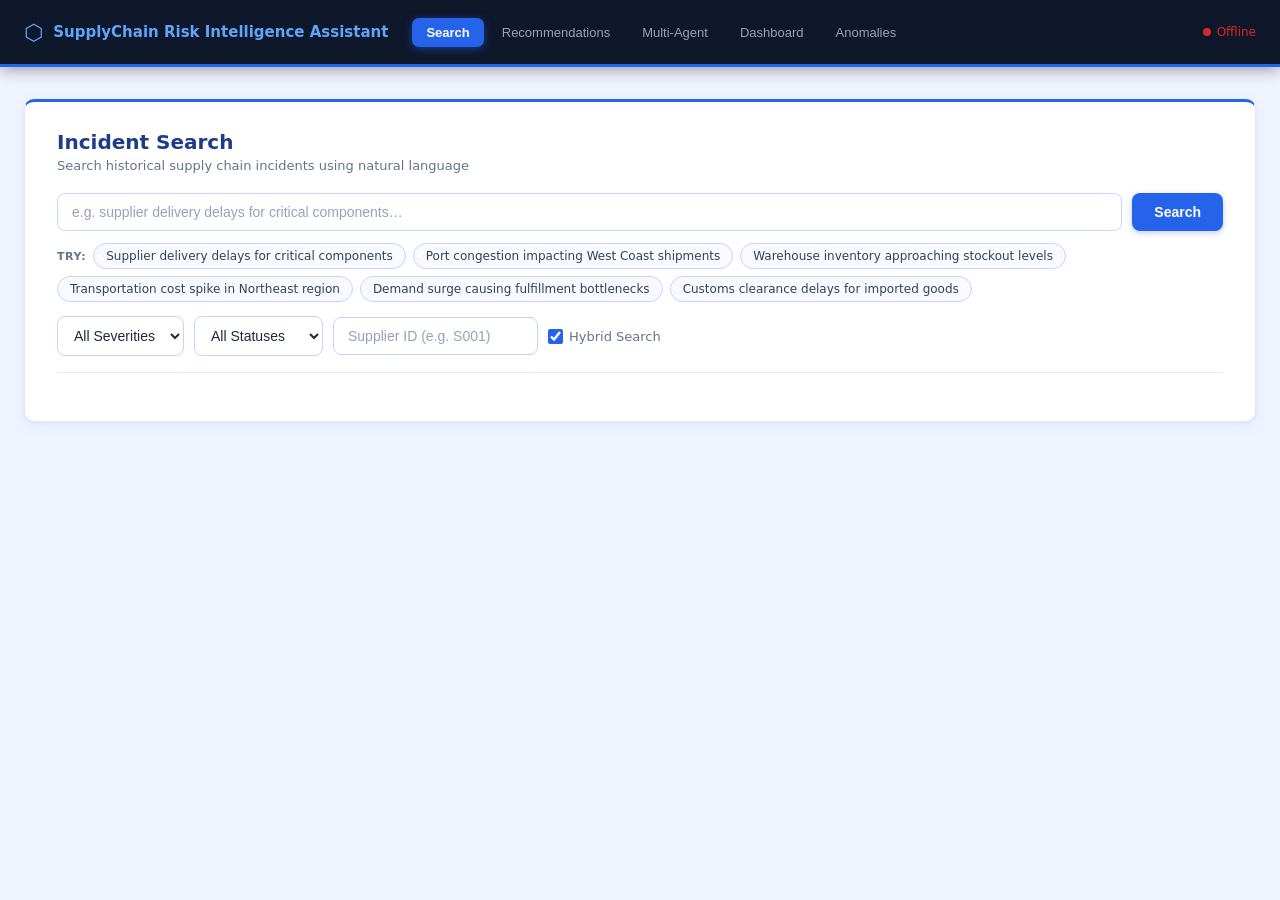
<file: frontend/index.html>
<!DOCTYPE html>
<html lang="en">
<head>
  <meta charset="UTF-8" />
  <meta name="viewport" content="width=device-width, initial-scale=1.0" />
  <title>Supply Chain Risk Intelligence Assistant</title>
  <link rel="stylesheet" href="styles.css" />
</head>
<body>
  <header class="header">
    <div class="header-inner">
      <div class="logo">
        <span class="logo-icon">⬡</span>
        <span class="logo-text"><strong>SupplyChain</strong> <strong>Risk Intelligence Assistant</strong></span>
      </div>
      <nav class="nav-tabs">
        <button class="tab active" data-tab="search">Search</button>
        <button class="tab" data-tab="recommend">Recommendations</button>
        <button class="tab" data-tab="agents">Multi-Agent</button>
        <button class="tab" data-tab="dashboard">Dashboard</button>
        <button class="tab" data-tab="anomalies">Anomalies</button>
      </nav>
      <div class="health-badge" id="healthBadge">
        <span class="dot"></span> Connecting…
      </div>
    </div>
  </header>

  <main class="main">

    <!-- ── SEARCH TAB ─────────────────────────────────────────────────── -->
    <section class="tab-content active" id="tab-search">
      <div class="panel">
        <h2>Incident Search</h2>
        <p class="subtitle">Search historical supply chain incidents using natural language</p>
        <div class="search-row">
          <input id="searchQuery" class="text-input" type="text"
            placeholder="e.g. supplier delivery delays for critical components…" />
          <button class="btn primary" onclick="doSearch()">Search</button>
        </div>
        <div class="sample-queries">
          <span class="sample-label">Try:</span>
          <button class="sample-chip" onclick="setSample('searchQuery', this)">Supplier delivery delays for critical components</button>
          <button class="sample-chip" onclick="setSample('searchQuery', this)">Port congestion impacting West Coast shipments</button>
          <button class="sample-chip" onclick="setSample('searchQuery', this)">Warehouse inventory approaching stockout levels</button>
          <button class="sample-chip" onclick="setSample('searchQuery', this)">Transportation cost spike in Northeast region</button>
          <button class="sample-chip" onclick="setSample('searchQuery', this)">Demand surge causing fulfillment bottlenecks</button>
          <button class="sample-chip" onclick="setSample('searchQuery', this)">Customs clearance delays for imported goods</button>
        </div>
        <div class="filter-row">
          <select id="fSeverity" class="select"><option value="">All Severities</option><option>critical</option><option>high</option><option>medium</option><option>low</option></select>
          <select id="fStatus" class="select"><option value="">All Statuses</option><option>On-Time</option><option>Delayed</option><option>Critical Delay</option><option>In-Transit</option><option>Delivered</option></select>
          <input id="fSupplier" class="text-input sm" type="text" placeholder="Supplier ID (e.g. S001)" />
          <label class="toggle-label"><input id="useHybrid" type="checkbox" checked /> Hybrid Search</label>
        </div>
        <div id="searchResults" class="results-area"></div>
      </div>
    </section>

    <!-- ── RECOMMENDATIONS TAB ────────────────────────────────────────── -->
    <section class="tab-content" id="tab-recommend">
      <div class="panel">
        <h2>Risk Recommendations</h2>
        <p class="subtitle">AI-generated mitigation strategies with risk assessment</p>
        <div class="search-row">
          <input id="recQuery" class="text-input" type="text"
            placeholder="e.g. port congestion is impacting shipment schedules…" />
          <button class="btn primary" onclick="doRecommend()">Analyze</button>
        </div>
        <div class="sample-queries">
          <span class="sample-label">Try:</span>
          <button class="sample-chip" onclick="setSample('recQuery', this)">Port congestion is impacting our shipment schedules significantly</button>
          <button class="sample-chip" onclick="setSample('recQuery', this)">Critical supplier has multiple consecutive delivery delays</button>
          <button class="sample-chip" onclick="setSample('recQuery', this)">Inventory levels at Chicago warehouse critically low for electronics</button>
          <button class="sample-chip" onclick="setSample('recQuery', this)">Transportation costs increased 35% unexpectedly this quarter</button>
          <button class="sample-chip" onclick="setSample('recQuery', this)">Demand spike exceeding supply capacity for automotive parts</button>
          <button class="sample-chip" onclick="setSample('recQuery', this)">Weather disruption affecting southeast warehouse operations</button>
        </div>
        <div class="filter-row">
          <select id="recSeverity" class="select"><option value="">Any Severity</option><option>critical</option><option>high</option><option>medium</option><option>low</option></select>
          <label class="toggle-label"><input id="evalQuality" type="checkbox" /> LLM Judge Evaluation</label>
        </div>
        <div id="recResults" class="results-area"></div>
      </div>
    </section>

    <!-- ── MULTI-AGENT TAB ────────────────────────────────────────────── -->
    <section class="tab-content" id="tab-agents">
      <div class="panel">
        <h2>Multi-Agent Analysis</h2>
        <p class="subtitle">Parallel Supplier Risk · Shipment · Inventory · Recommendation agents with A2A escalation</p>
        <div class="search-row">
          <input id="agentQuery" class="text-input" type="text"
            placeholder="e.g. warehouse inventory approaching stockout and supplier delays increasing…" />
          <button class="btn primary" onclick="doAgentAnalysis()">Run Agents</button>
        </div>
        <div class="sample-queries">
          <span class="sample-label">Try:</span>
          <button class="sample-chip" onclick="setSample('agentQuery', this)">Warehouse inventory approaching stockout and supplier delays increasing</button>
          <button class="sample-chip" onclick="setSample('agentQuery', this)">Multiple suppliers reporting raw material shortages simultaneously</button>
          <button class="sample-chip" onclick="setSample('agentQuery', this)">Port congestion and transportation bottlenecks causing cascade delays</button>
          <button class="sample-chip" onclick="setSample('agentQuery', this)">Critical inventory shortage with high demand forecast next quarter</button>
          <button class="sample-chip" onclick="setSample('agentQuery', this)">Supplier performance degrading with rising delivery delay trends</button>
          <button class="sample-chip" onclick="setSample('agentQuery', this)">Regional disruption affecting multiple warehouses and supply routes</button>
        </div>
        <div class="filter-row">
          <input id="agentSupplier" class="text-input sm" type="text" placeholder="Supplier ID (optional)" />
          <input id="agentWarehouse" class="text-input sm" type="text" placeholder="Warehouse (optional)" />
          <label class="toggle-label"><input id="allAgents" type="checkbox" checked /> All Agents</label>
        </div>
        <div id="agentResults" class="results-area"></div>
      </div>
    </section>

    <!-- ── DASHBOARD TAB ──────────────────────────────────────────────── -->
    <section class="tab-content" id="tab-dashboard">
      <div class="panel">
        <h2>Analytics Dashboard</h2>
        <p class="subtitle">Aggregated supply chain metrics</p>
        <button class="btn secondary" onclick="loadDashboard()">Refresh</button>
        <div id="dashboardContent" class="results-area"></div>
      </div>
    </section>

    <!-- ── ANOMALIES TAB ──────────────────────────────────────────────── -->
    <section class="tab-content" id="tab-anomalies">
      <div class="panel">
        <h2>Anomaly Detection</h2>
        <p class="subtitle">IsolationForest anomaly detection with correlation analysis</p>
        <div class="filter-row">
          <label>Contamination Rate:
            <input id="contamination" class="text-input sm" type="number" value="0.05" min="0.01" max="0.5" step="0.01" />
          </label>
          <button class="btn secondary" onclick="loadAnomalies()">Detect Anomalies</button>
        </div>
        <div id="anomalyContent" class="results-area"></div>
      </div>
    </section>

  </main>

  <div id="spinner" class="spinner hidden">
    <div class="spinner-ring"></div>
    <p>Analyzing…</p>
  </div>

  <script src="app.js"></script>
</body>
</html>
</file>
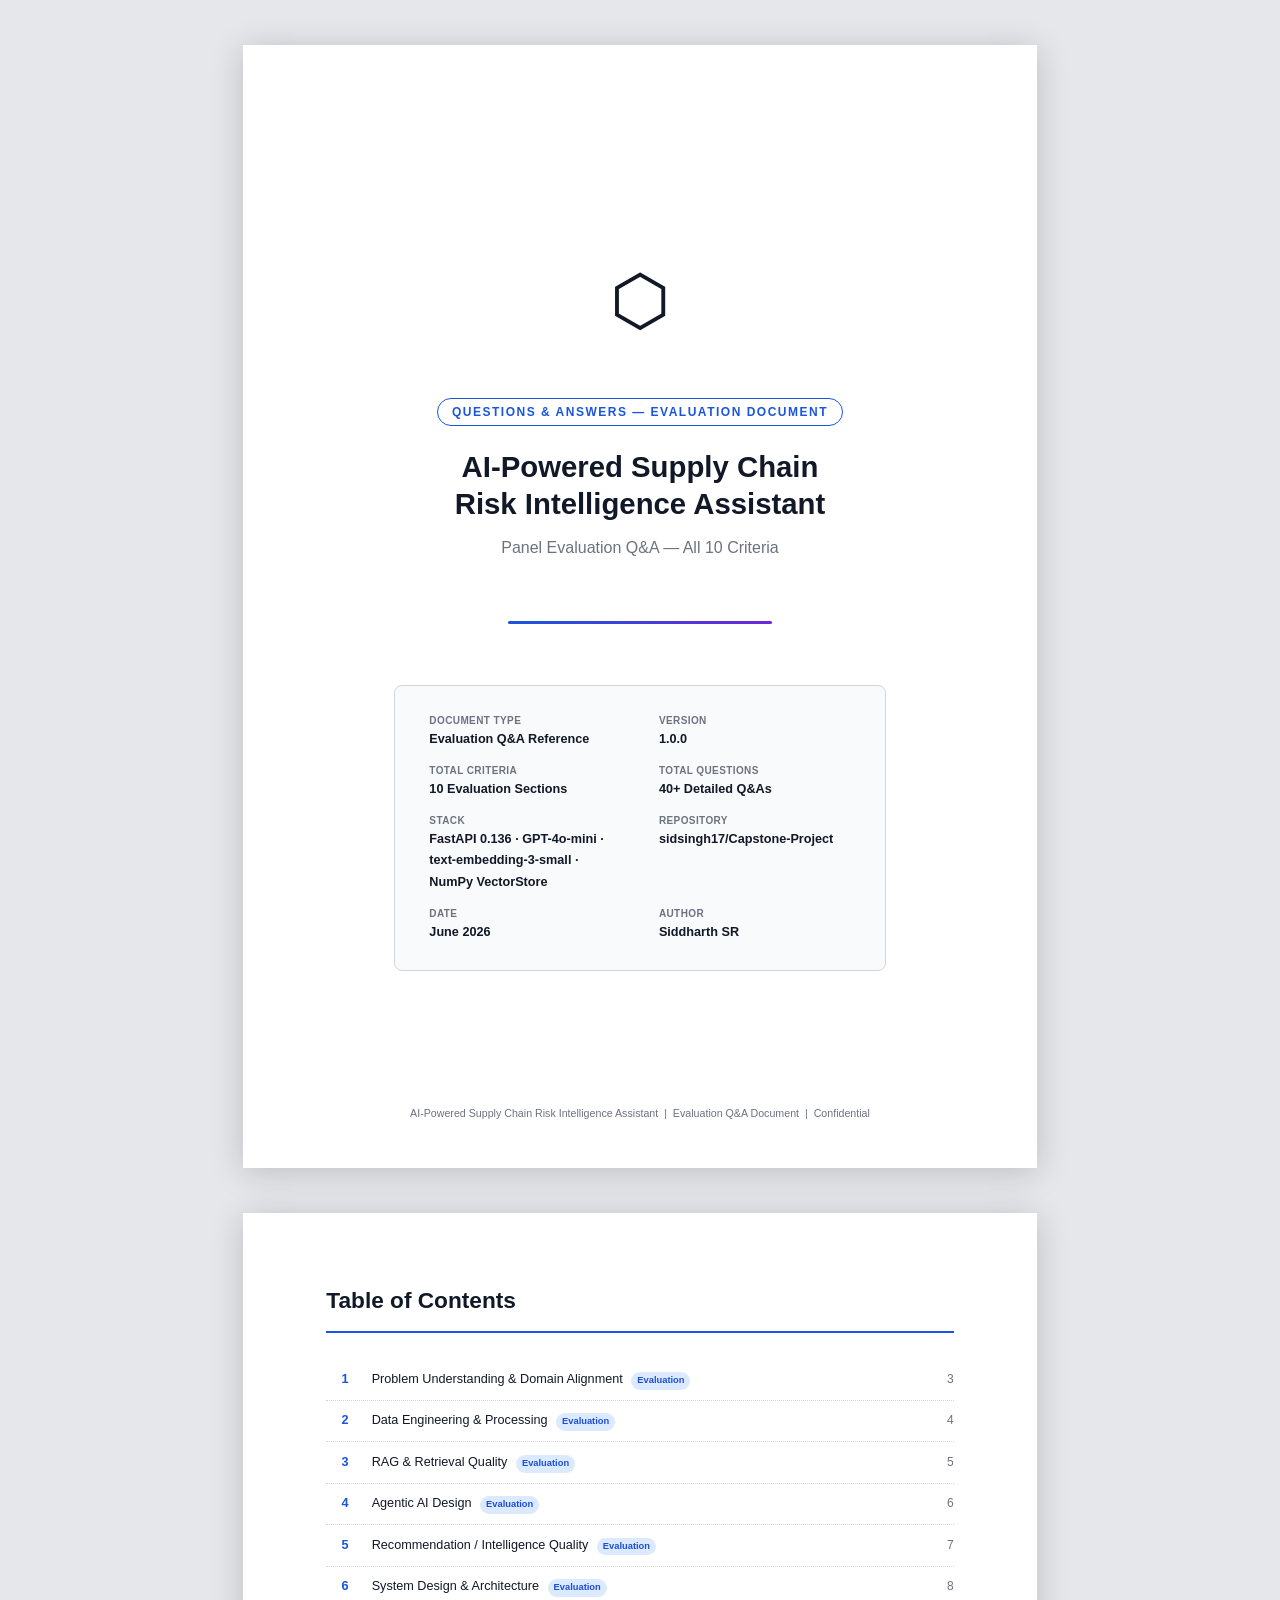
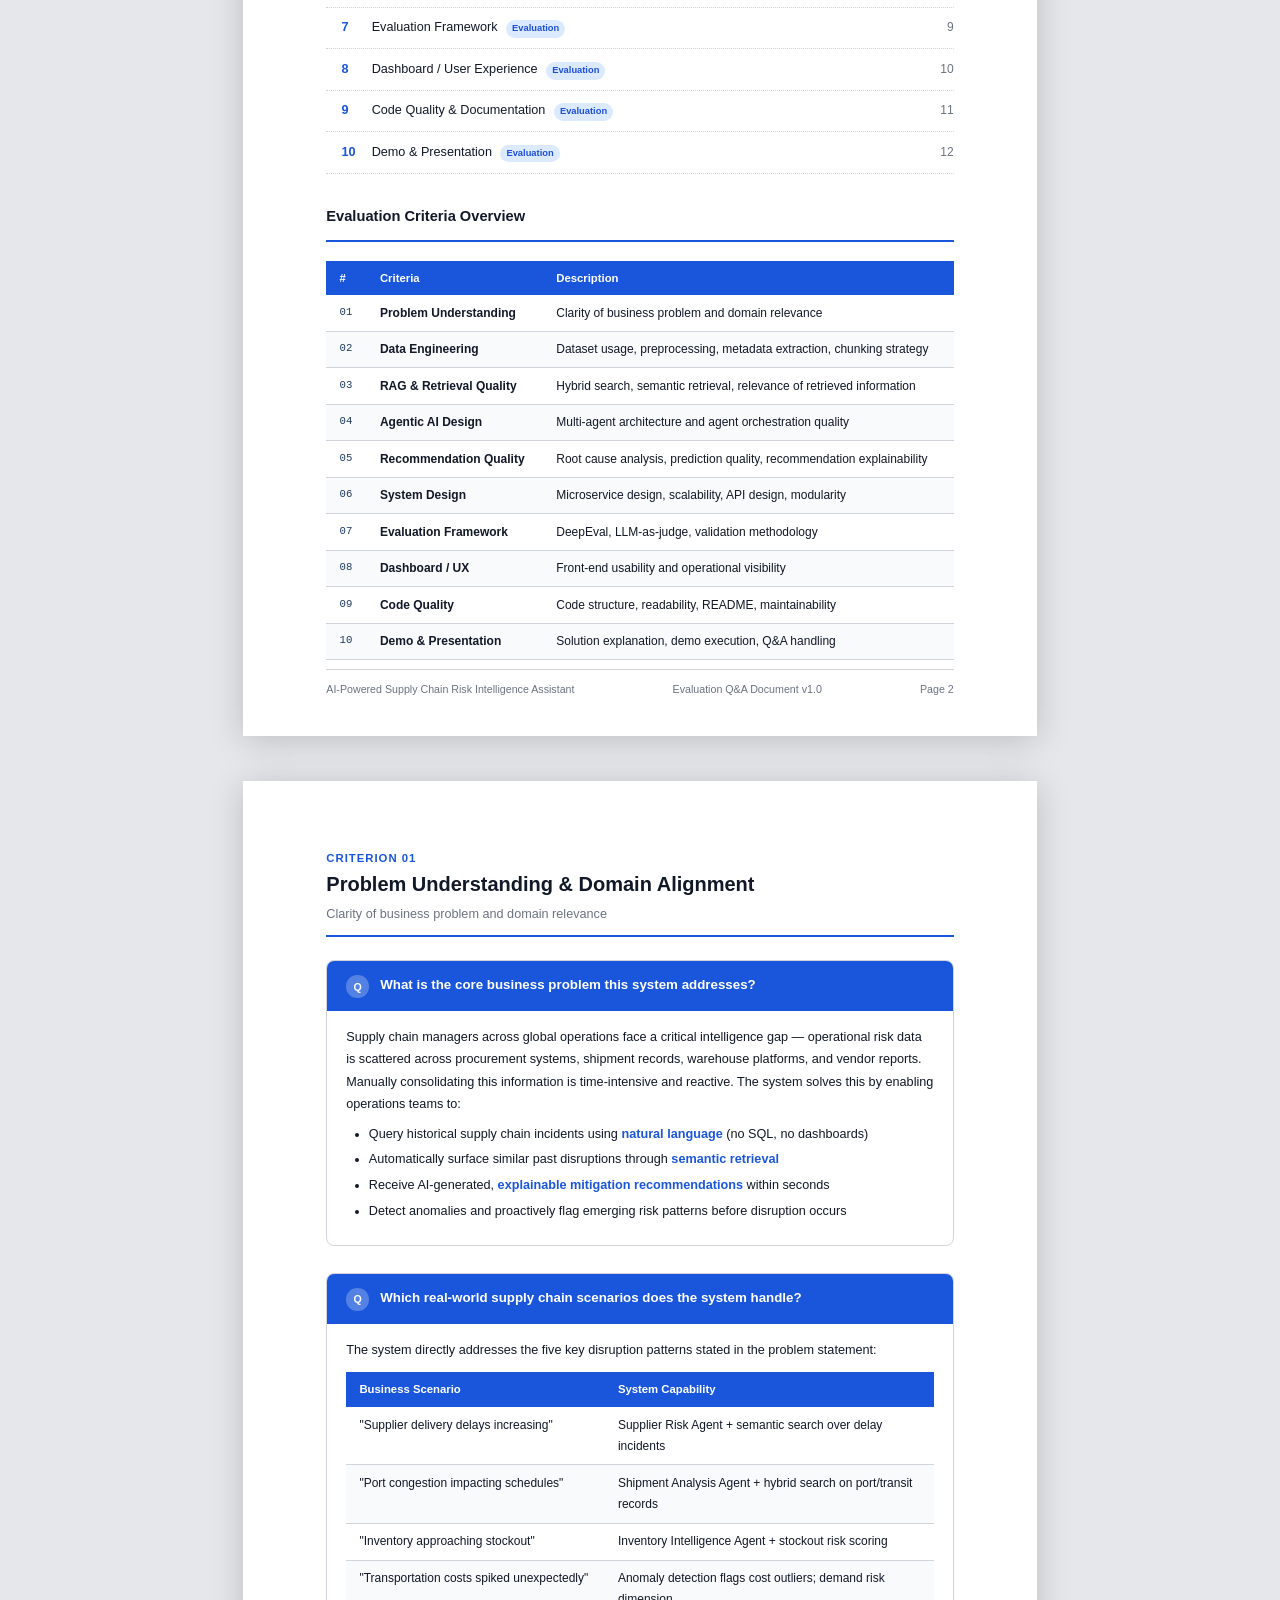
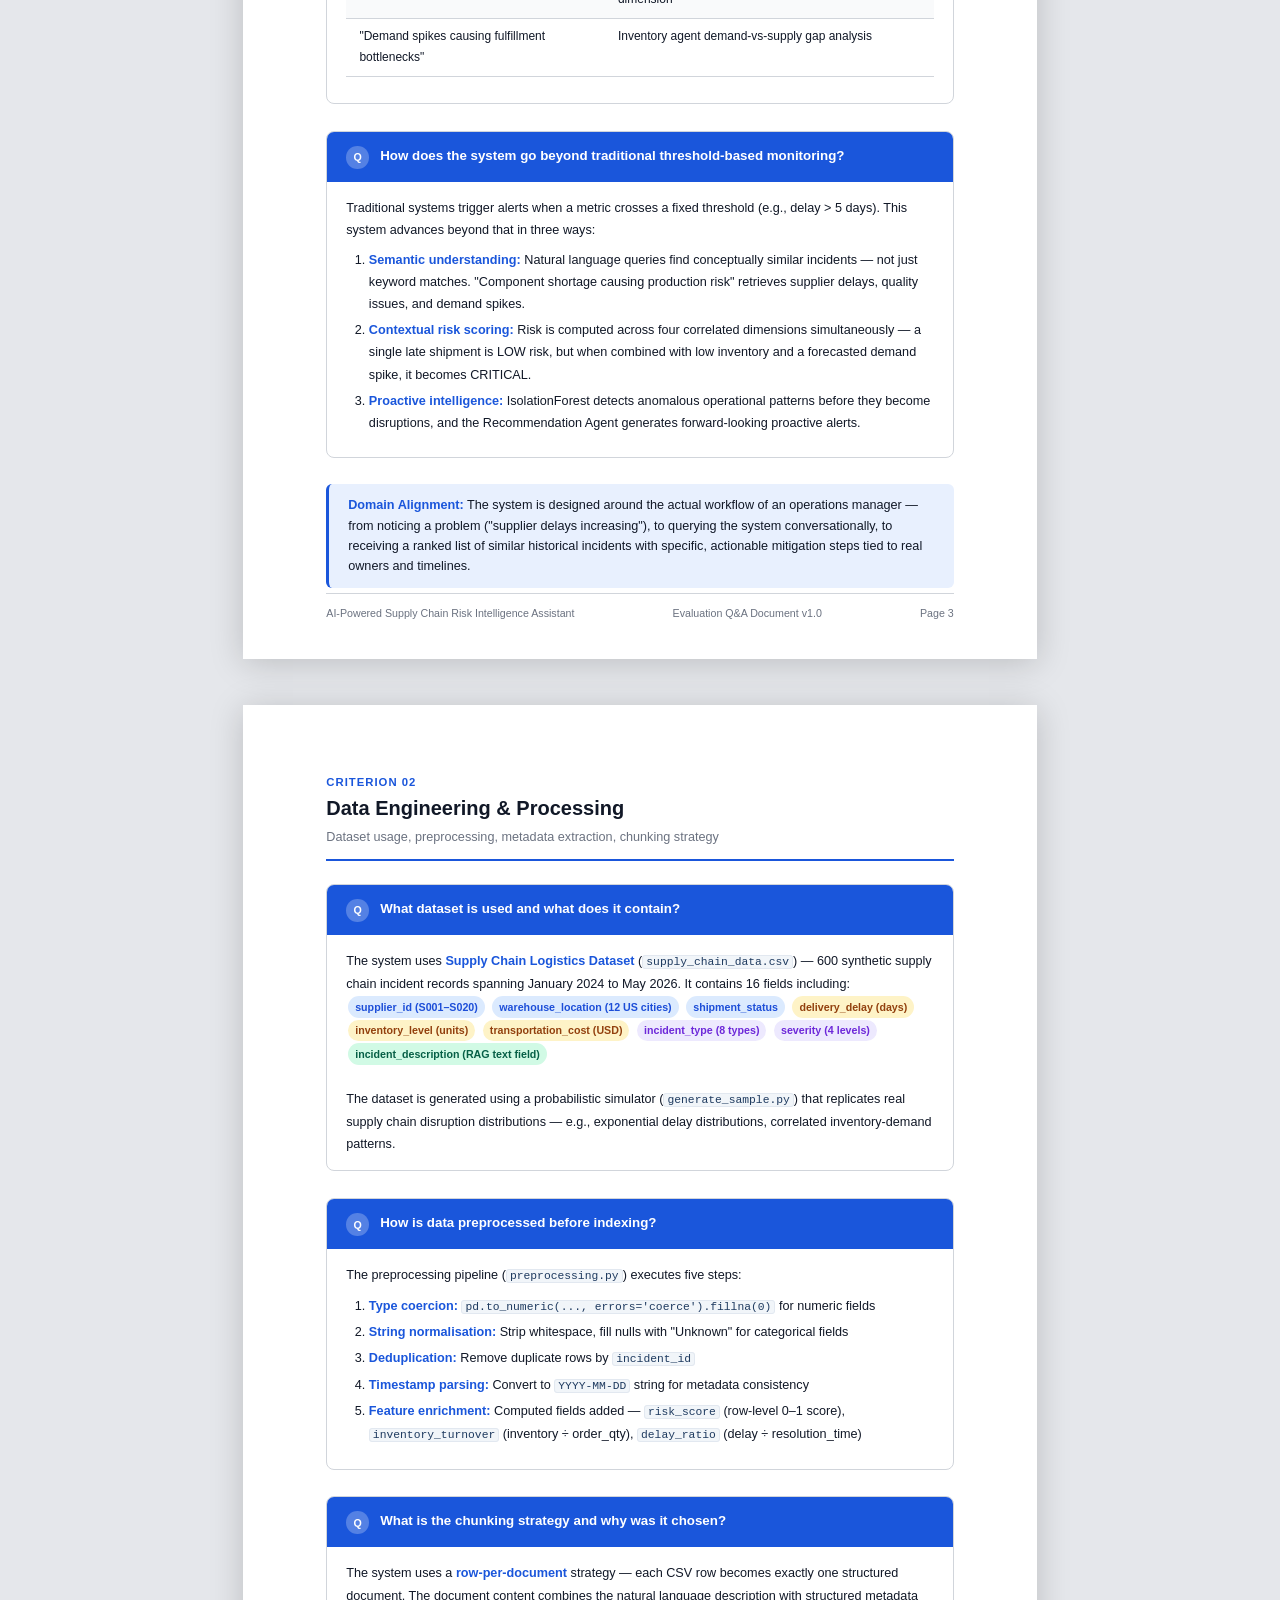
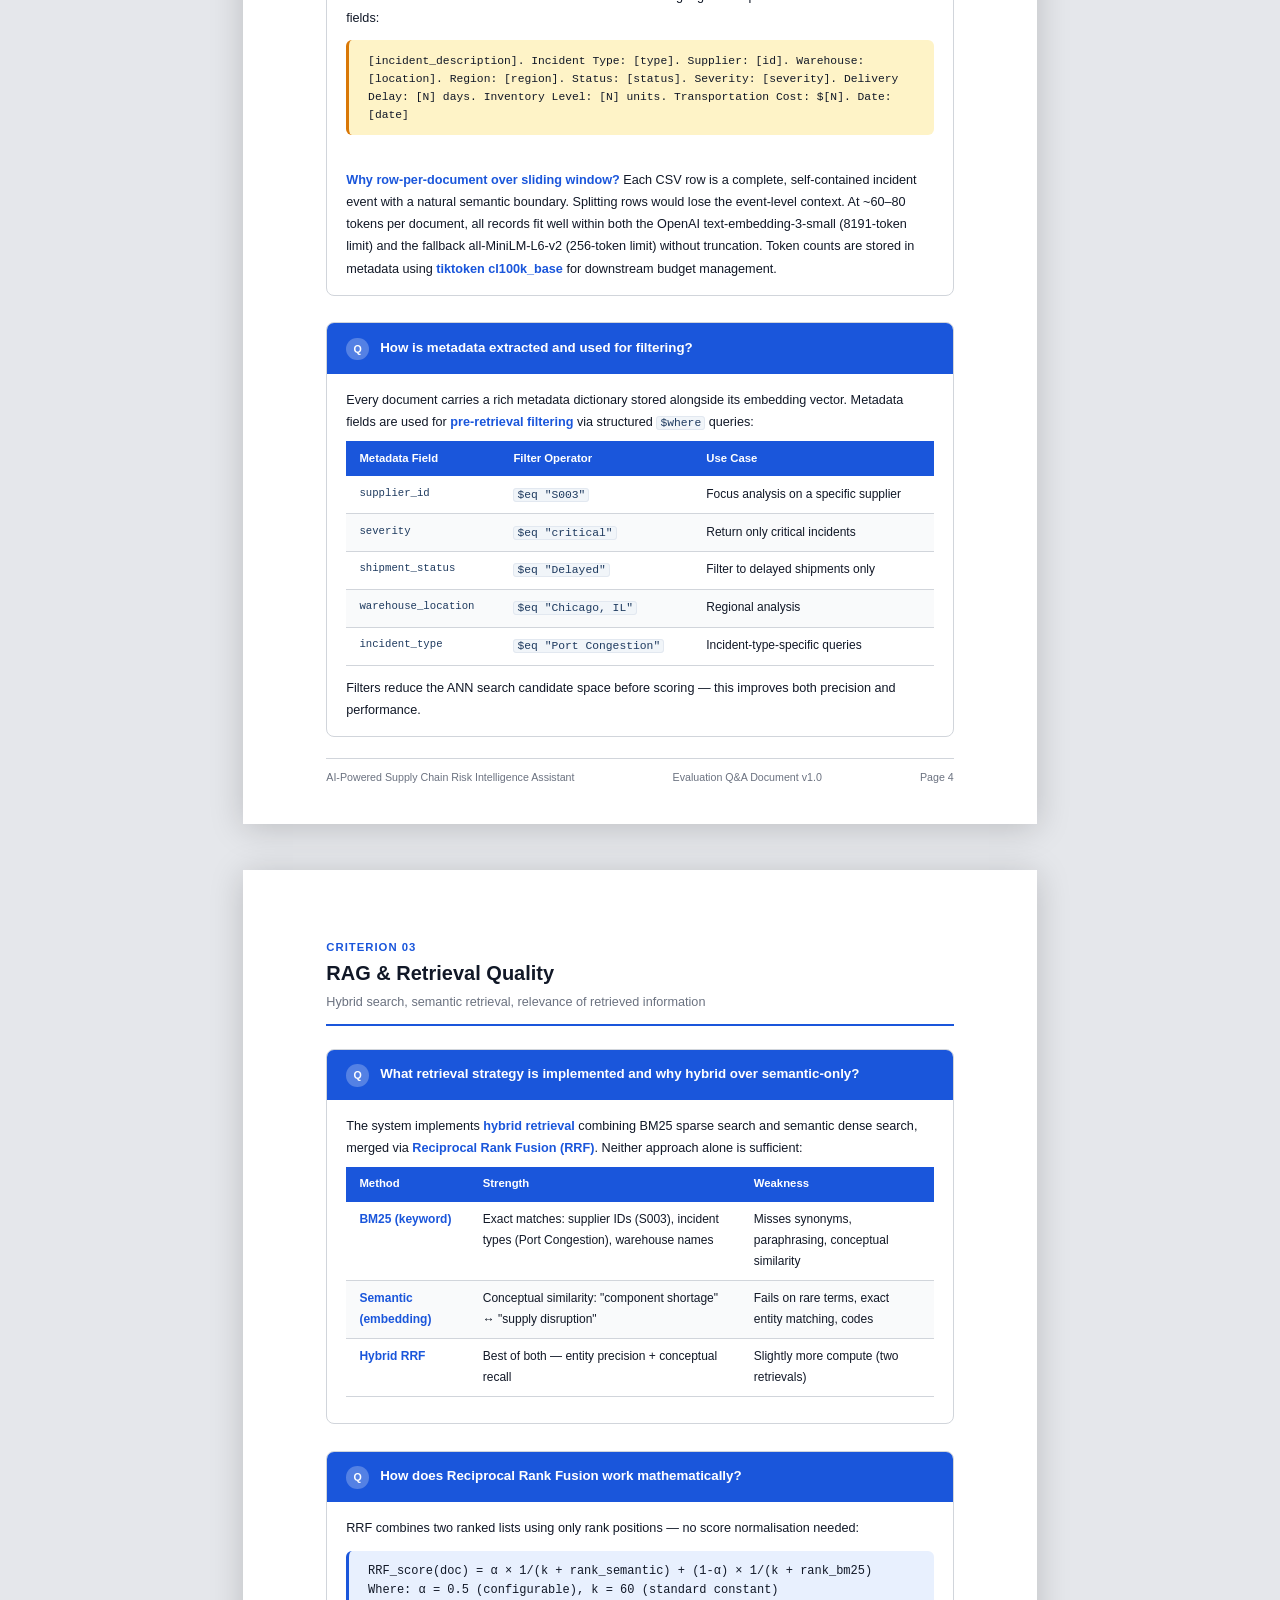
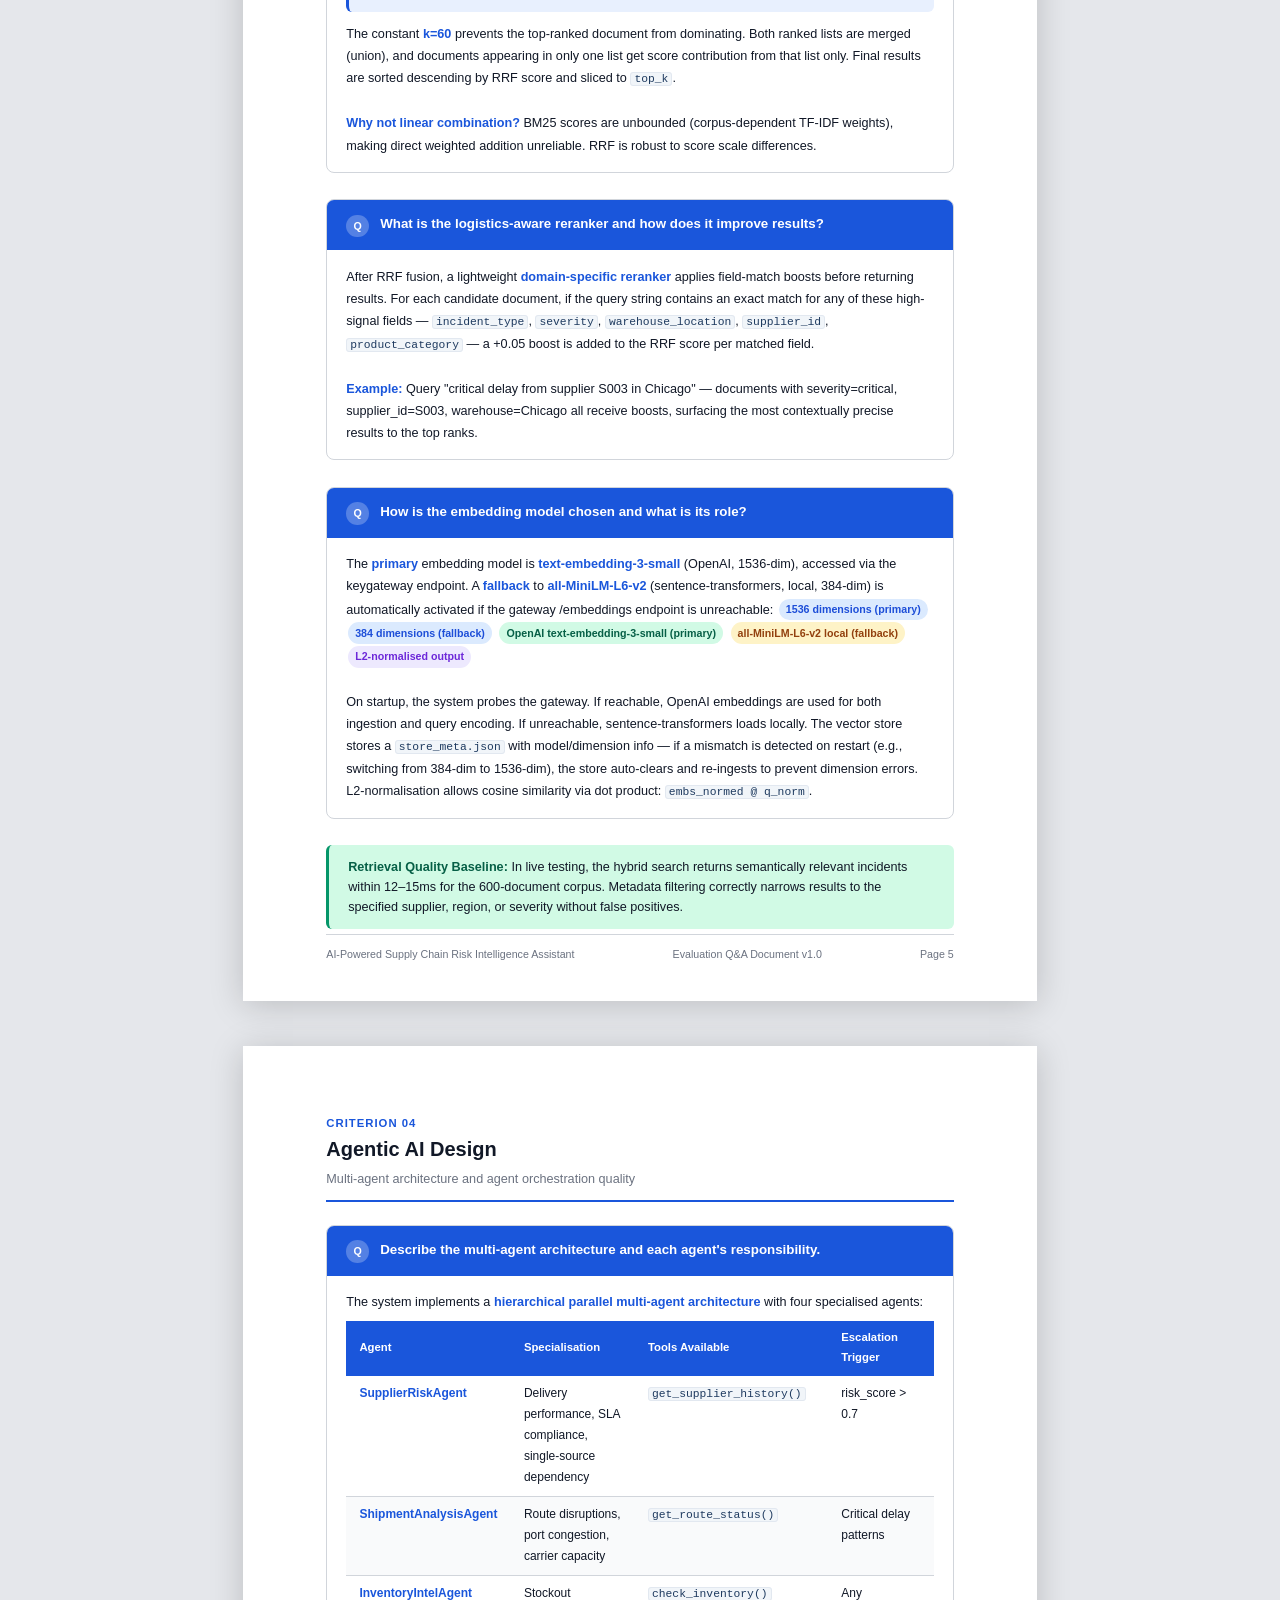
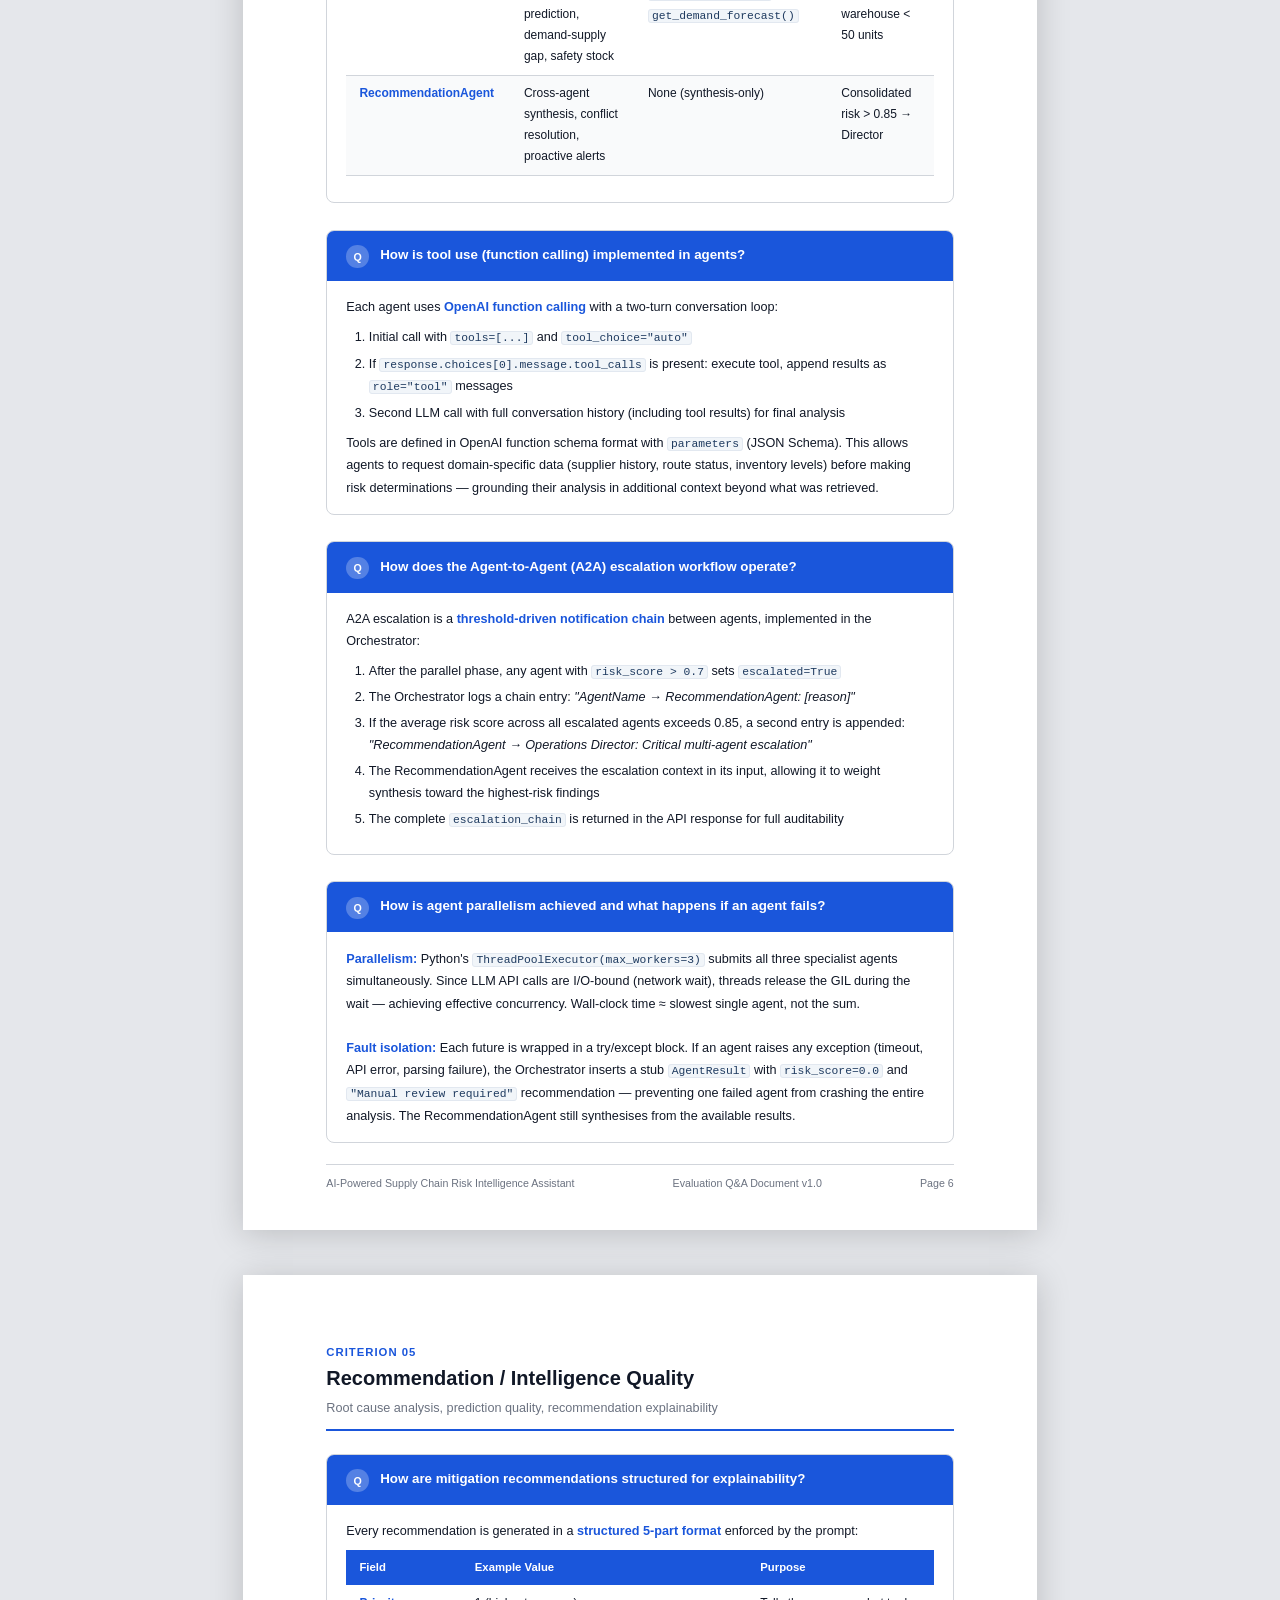
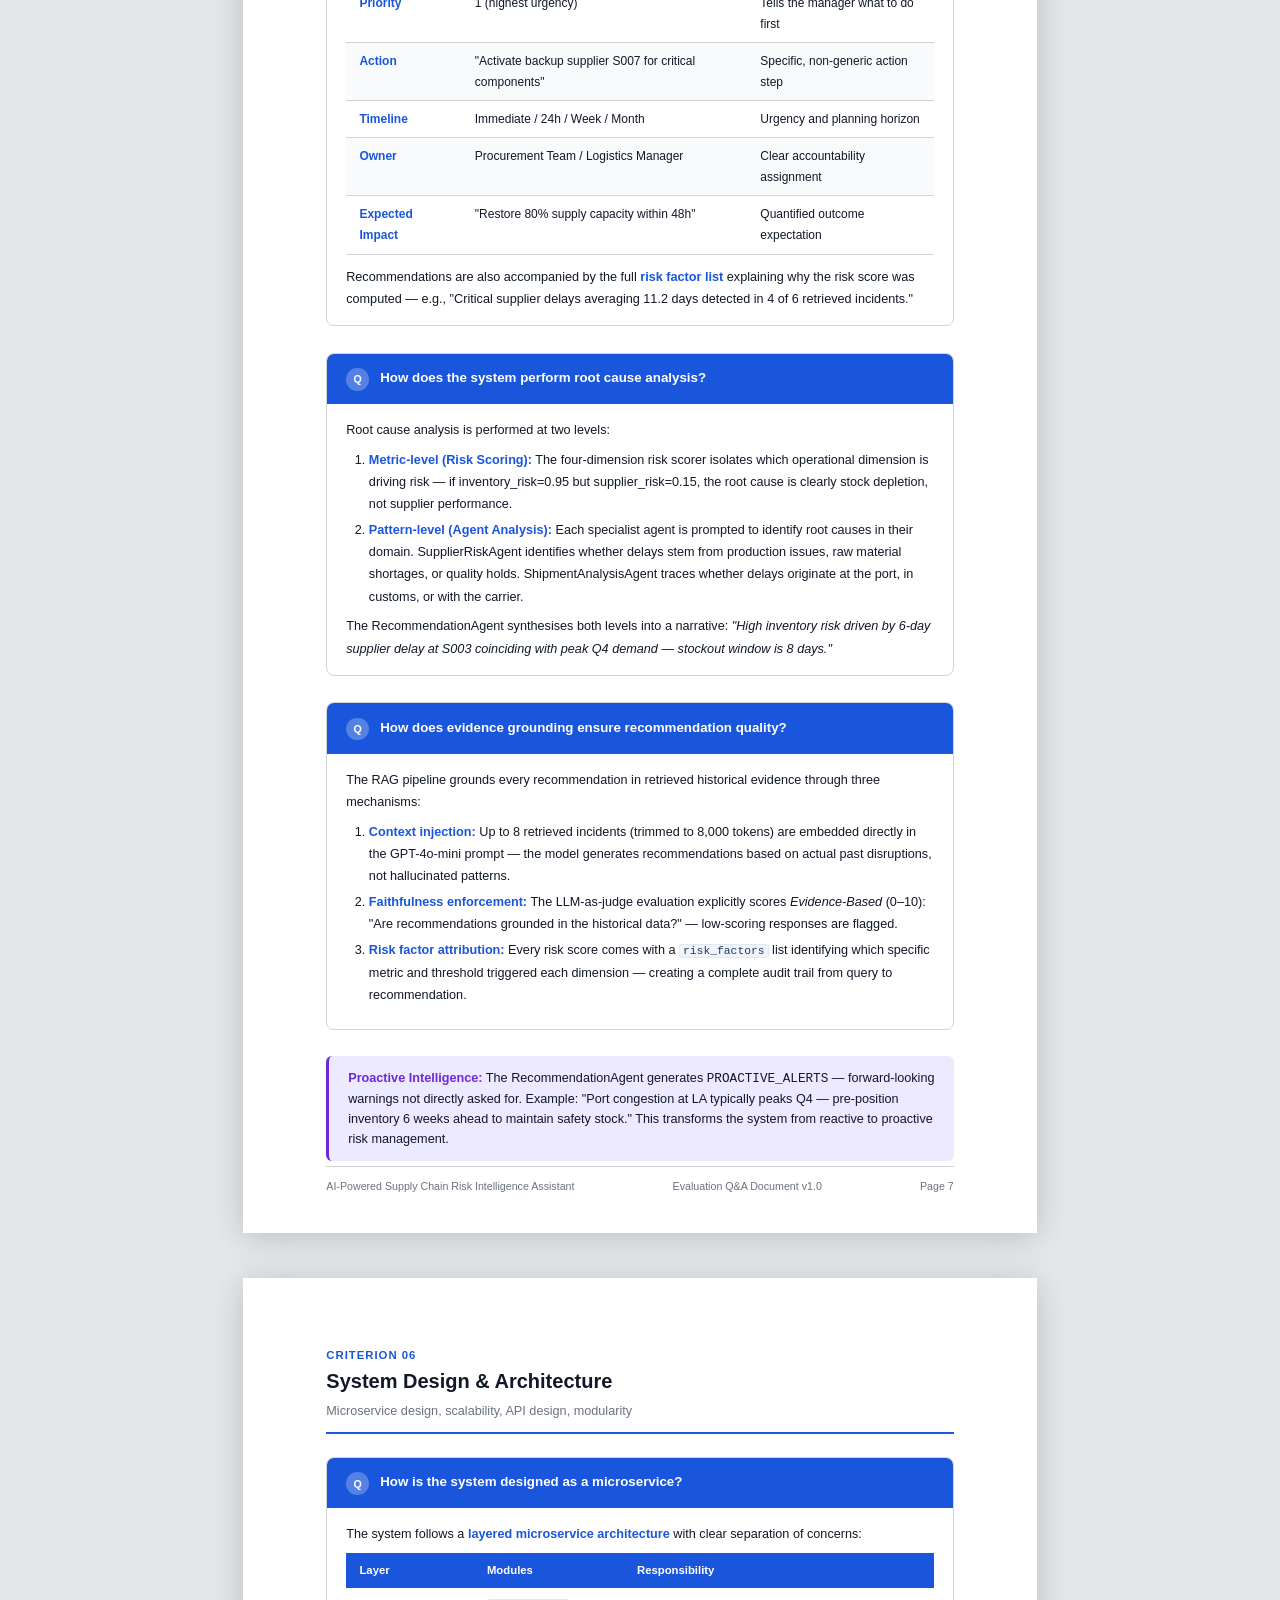
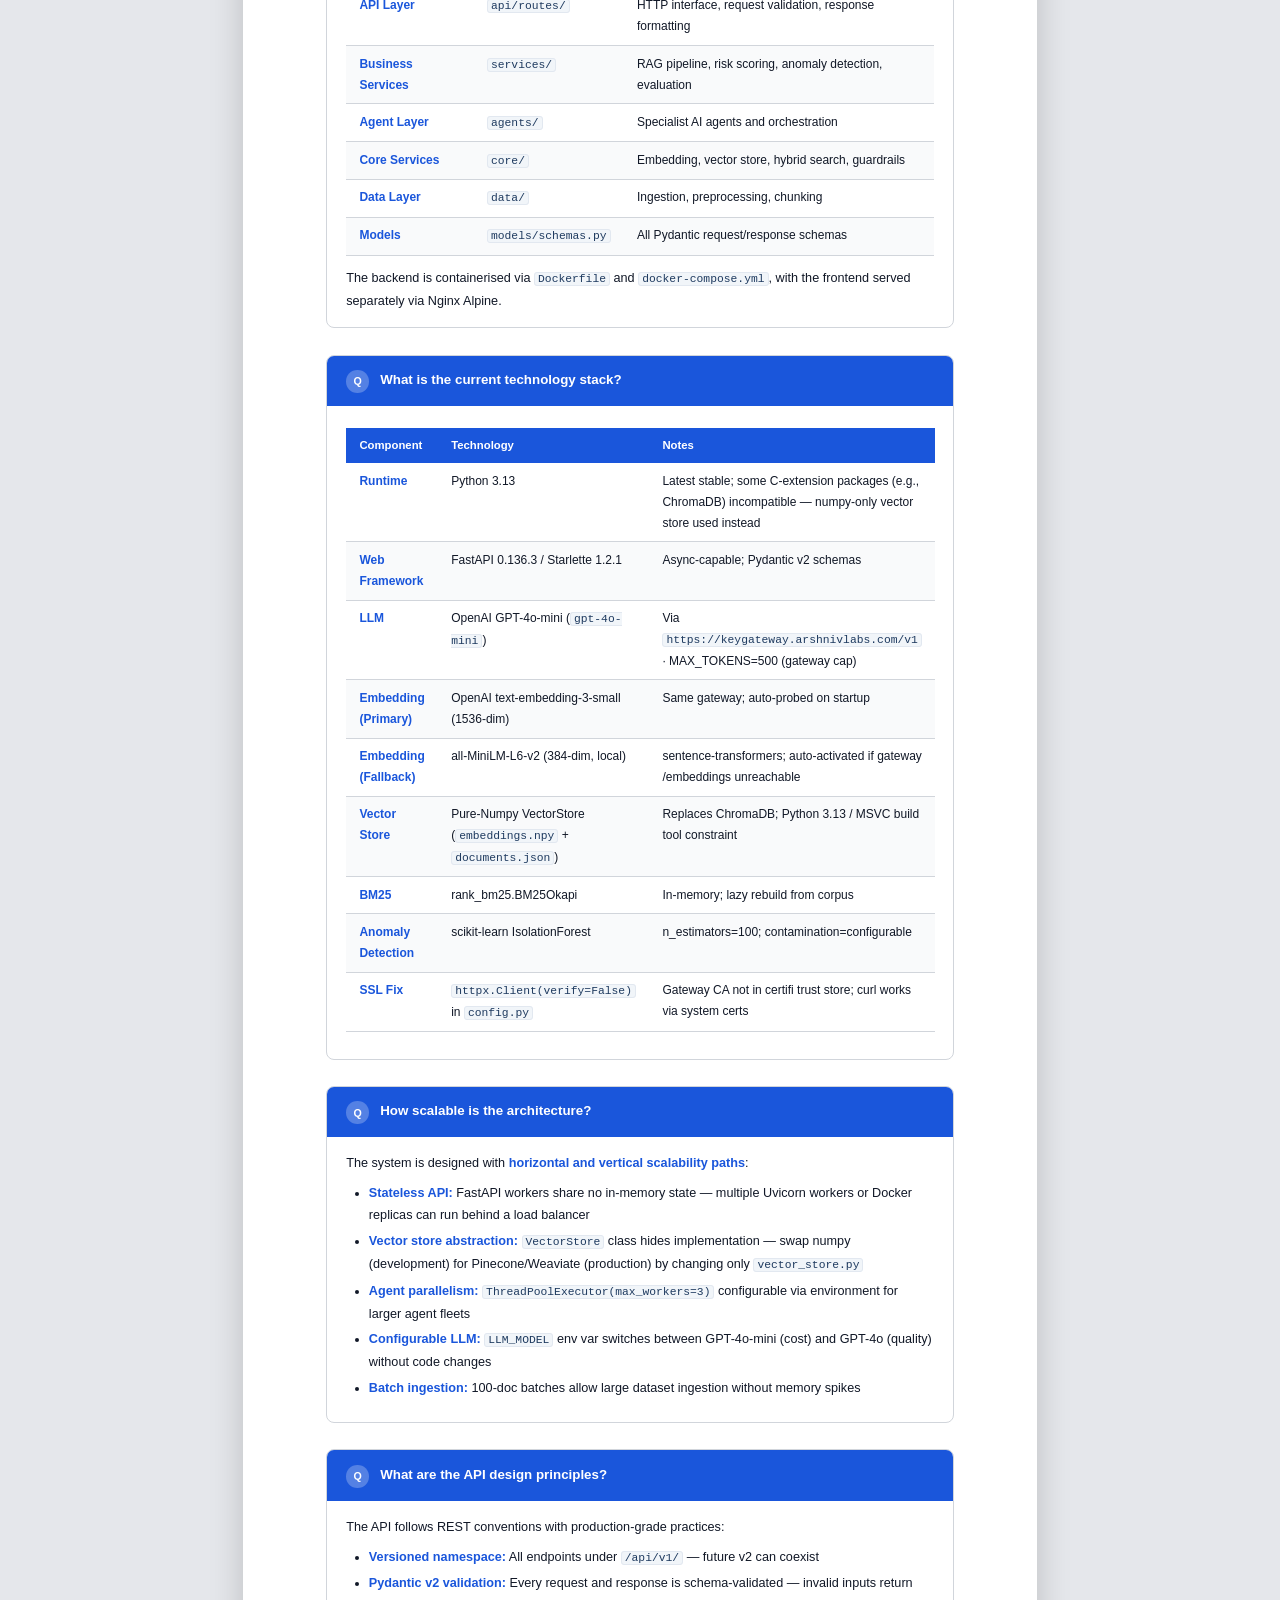
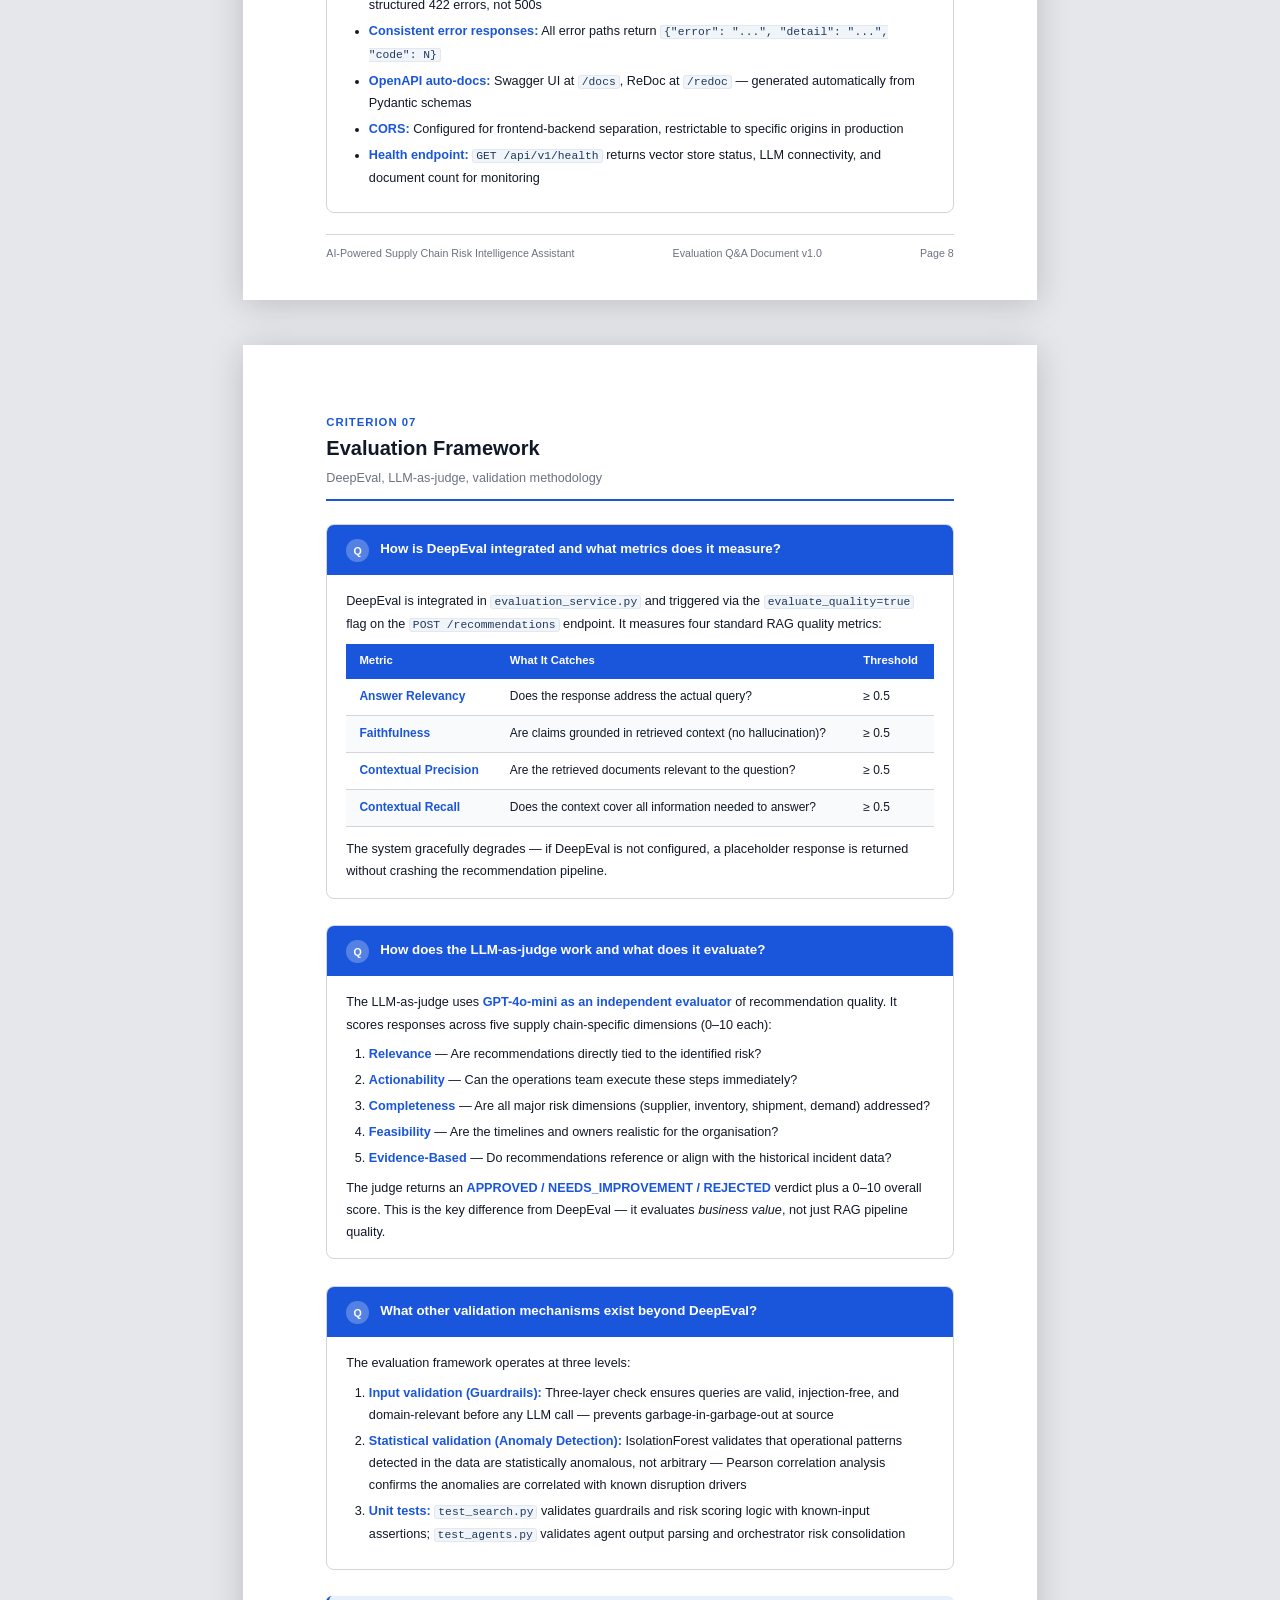
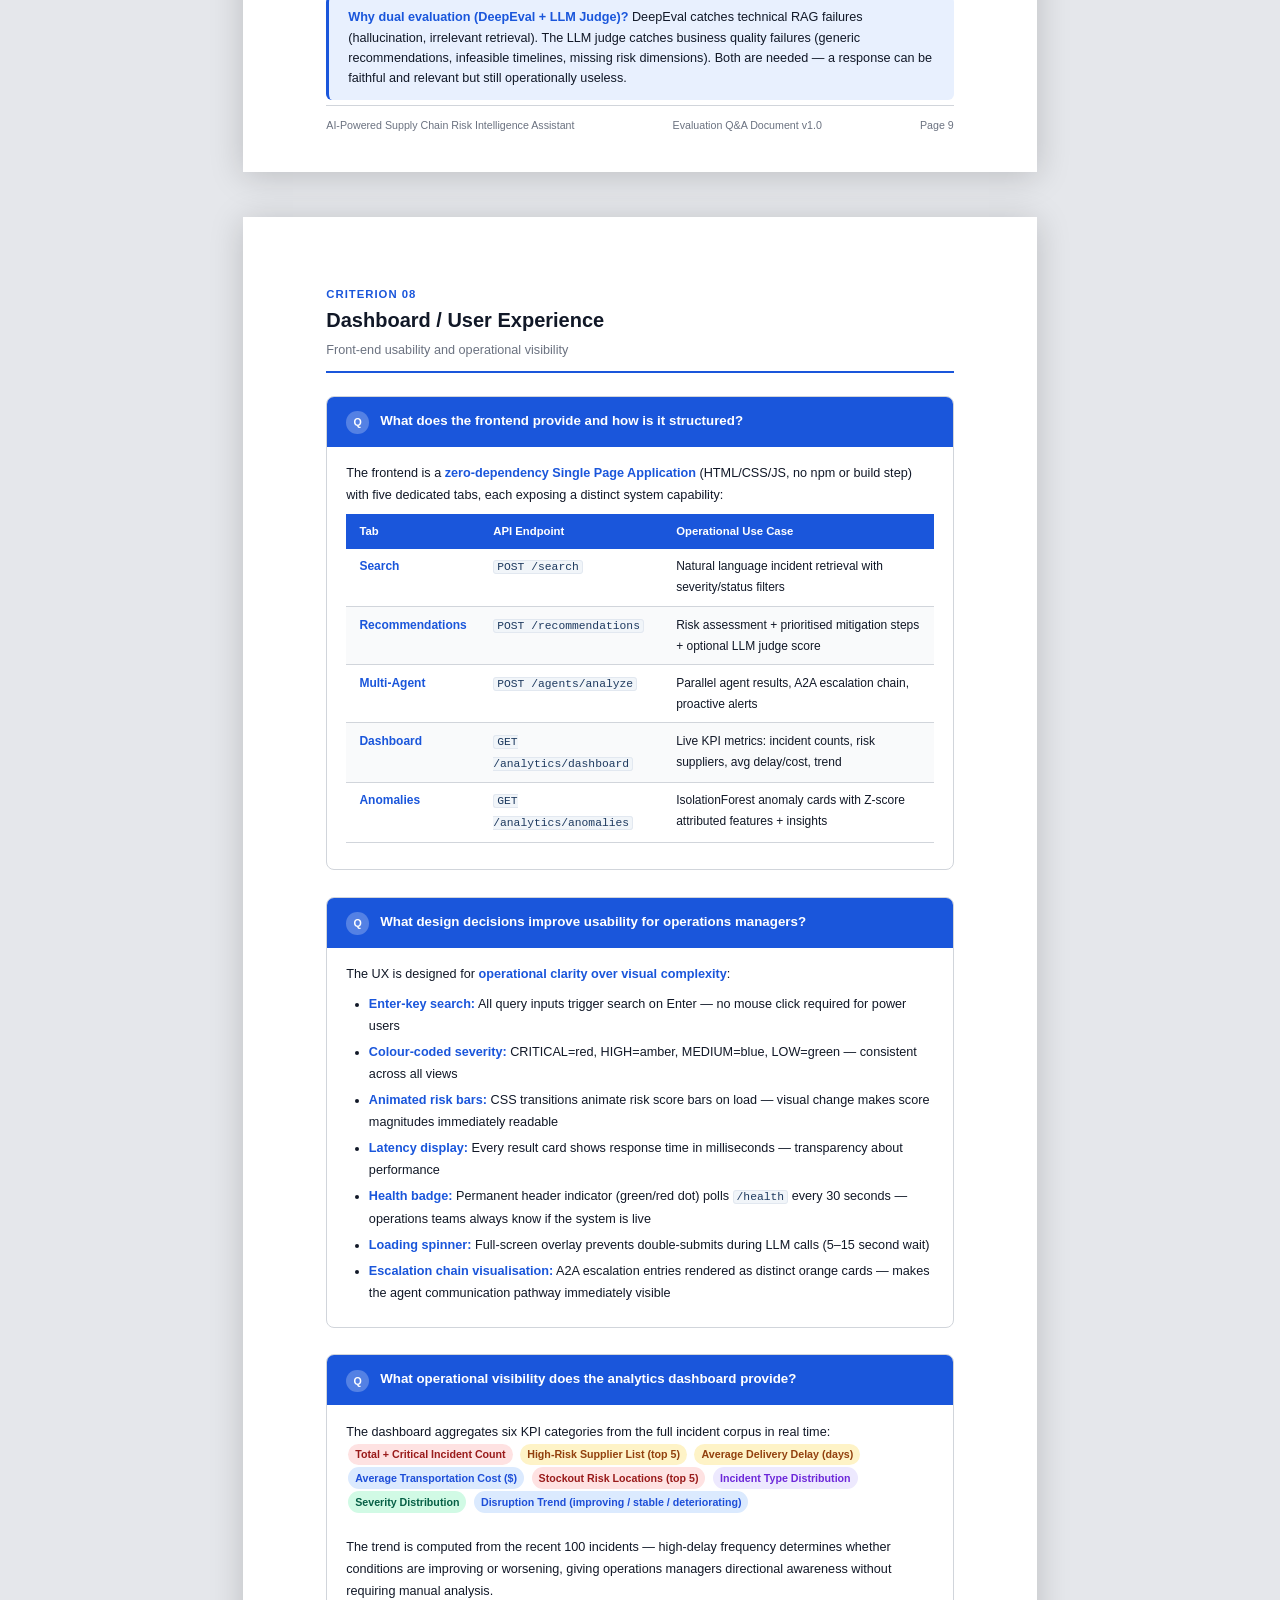
<file: QA_DOCUMENT.html>
<!DOCTYPE html>
<html lang="en">
<head>
  <meta charset="UTF-8" />
  <meta name="viewport" content="width=device-width, initial-scale=1.0" />
  <title>Q&A Document — AI-Powered Supply Chain Risk Intelligence Assistant</title>
  <style>
    :root {
      --accent: #1a56db;
      --accent-light: #e8f0fe;
      --accent2: #6d28d9;
      --accent2-light: #ede9fe;
      --text: #111827;
      --muted: #6b7280;
      --border: #d1d5db;
      --surface: #f9fafb;
      --success: #065f46;
      --success-bg: #d1fae5;
      --warn: #92400e;
      --warn-bg: #fef3c7;
      --danger: #991b1b;
      --danger-bg: #fee2e2;
    }
    * { box-sizing: border-box; margin: 0; padding: 0; }
    body {
      font-family: 'Segoe UI', 'Arial', sans-serif;
      font-size: 11pt;
      line-height: 1.7;
      color: var(--text);
      background: #e5e7eb;
    }

    /* ── Page Shell ─────────────────────────────────────── */
    .page {
      width: 210mm;
      min-height: 297mm;
      background: #fff;
      margin: 12mm auto;
      padding: 18mm 22mm 16mm;
      box-shadow: 0 4px 32px rgba(0,0,0,.18);
      position: relative;
      page-break-after: always;
    }

    /* ── Cover ───────────────────────────────────────────── */
    .cover { display: flex; flex-direction: column; justify-content: center; align-items: center; text-align: center; min-height: 261mm; }
    .cover-icon { font-size: 52pt; margin-bottom: 10mm; }
    .cover-tag { display: inline-block; padding: 3px 14px; border: 1.5px solid var(--accent); border-radius: 20px; color: var(--accent); font-size: 9pt; font-weight: 700; letter-spacing: 1.5px; text-transform: uppercase; margin-bottom: 6mm; }
    .cover h1 { font-size: 22pt; font-weight: 900; line-height: 1.25; margin-bottom: 3mm; max-width: 150mm; }
    .cover h2 { font-size: 12pt; font-weight: 400; color: var(--muted); margin-bottom: 10mm; }
    .cover-bar { width: 70mm; height: 3px; background: linear-gradient(90deg,#1a56db,#6d28d9); border-radius: 2px; margin: 6mm auto; }
    .cover-grid { display: grid; grid-template-columns: 1fr 1fr; gap: 3mm 10mm; text-align: left; border: 1px solid var(--border); border-radius: 8px; padding: 7mm 9mm; background: var(--surface); width: 130mm; margin-top: 10mm; }
    .cg-label { font-size: 7.5pt; font-weight: 700; color: var(--muted); text-transform: uppercase; letter-spacing: .4px; }
    .cg-val { font-size: 9.5pt; font-weight: 600; }
    .cover-foot { position: absolute; bottom: 12mm; left: 0; right: 0; text-align: center; font-size: 8pt; color: var(--muted); }

    /* ── TOC ─────────────────────────────────────────────── */
    .toc-h { font-size: 17pt; font-weight: 800; border-bottom: 2px solid var(--accent); padding-bottom: 3mm; margin-bottom: 7mm; }
    .toc-row { display: flex; justify-content: space-between; align-items: baseline; padding: 2.5mm 0 2.5mm 4mm; border-bottom: 1px dotted var(--border); font-size: 9.5pt; }
    .toc-row:hover { background: var(--accent-light); border-radius: 4px; }
    .toc-num { color: var(--accent); font-weight: 700; min-width: 8mm; }
    .toc-name { flex: 1; }
    .toc-tag { display: inline-block; padding: 1px 6px; border-radius: 10px; font-size: 7pt; font-weight: 700; margin-left: 5px; }
    .tag-eval { background: #dbeafe; color: #1d4ed8; }
    .toc-pg { color: var(--muted); font-size: 9pt; min-width: 12mm; text-align: right; }

    /* ── Section Header ──────────────────────────────────── */
    .sec-head { margin-bottom: 6mm; padding-bottom: 3mm; border-bottom: 2px solid var(--accent); }
    .sec-num { font-size: 8.5pt; font-weight: 700; color: var(--accent); text-transform: uppercase; letter-spacing: 1px; margin-bottom: 1mm; }
    .sec-title { font-size: 15pt; font-weight: 800; line-height: 1.2; margin-bottom: 2mm; }
    .sec-desc { font-size: 9.5pt; color: var(--muted); line-height: 1.6; }

    /* ── Q&A Card ────────────────────────────────────────── */
    .qa-card { margin-bottom: 7mm; border: 1px solid var(--border); border-radius: 8px; overflow: hidden; }
    .qa-q {
      background: var(--accent); color: #fff;
      padding: 3.5mm 5mm; font-size: 10pt; font-weight: 700;
      display: flex; align-items: flex-start; gap: 3mm;
    }
    .qa-q-icon { background: rgba(255,255,255,.25); border-radius: 50%; width: 6mm; height: 6mm; display: flex; align-items: center; justify-content: center; font-size: 8pt; font-weight: 900; flex-shrink: 0; margin-top: .3mm; }
    .qa-a { padding: 4mm 5mm; font-size: 9.5pt; line-height: 1.75; }
    .qa-a strong { color: var(--accent); }
    .qa-a code { background: #f1f5f9; border: 1px solid #e2e8f0; border-radius: 3px; padding: 0 3px; font-family: 'Courier New', monospace; font-size: 8.5pt; color: #1e3a5f; }
    .qa-a ul, .qa-a ol { margin: 2mm 0 2mm 6mm; }
    .qa-a li { margin-bottom: 1mm; }

    /* ── Highlight Boxes ─────────────────────────────────── */
    .hbox { border-radius: 6px; padding: 3mm 5mm; margin: 3mm 0; font-size: 9.5pt; line-height: 1.6; }
    .hbox-blue { background: var(--accent-light); border-left: 3px solid var(--accent); }
    .hbox-purple { background: var(--accent2-light); border-left: 3px solid var(--accent2); }
    .hbox-green { background: var(--success-bg); border-left: 3px solid #059669; }
    .hbox-warn { background: var(--warn-bg); border-left: 3px solid #d97706; }
    .hbox strong { color: inherit; }
    .hbox-blue strong { color: var(--accent); }
    .hbox-purple strong { color: var(--accent2); }
    .hbox-green strong { color: var(--success); }

    /* ── Inline Table ────────────────────────────────────── */
    .tbl { width: 100%; border-collapse: collapse; font-size: 9pt; margin: 3mm 0; }
    .tbl th { background: var(--accent); color: #fff; padding: 2mm 3.5mm; text-align: left; font-size: 8.5pt; font-weight: 700; }
    .tbl td { padding: 2mm 3.5mm; border-bottom: 1px solid var(--border); vertical-align: top; }
    .tbl tr:nth-child(even) td { background: var(--surface); }
    .tbl .mono { font-family: 'Courier New', monospace; font-size: 8pt; color: #1e3a5f; }

    /* ── Score / Metric Pills ────────────────────────────── */
    .pill { display: inline-block; padding: 1.5px 7px; border-radius: 20px; font-size: 8pt; font-weight: 700; margin: 1px 2px; }
    .pill-blue { background: #dbeafe; color: #1d4ed8; }
    .pill-purple { background: #ede9fe; color: #6d28d9; }
    .pill-green { background: #d1fae5; color: #065f46; }
    .pill-orange { background: #fef3c7; color: #92400e; }
    .pill-red { background: #fee2e2; color: #991b1b; }

    /* ── Page Footer ─────────────────────────────────────── */
    .pg-foot { position: absolute; bottom: 10mm; left: 22mm; right: 22mm; display: flex; justify-content: space-between; font-size: 8pt; color: var(--muted); border-top: 1px solid var(--border); padding-top: 2.5mm; }

    @media print {
      body { background: #fff; }
      .page { margin: 0; box-shadow: none; width: 100%; page-break-after: always; }
    }
    @page { size: A4; margin: 0; }
  </style>
</head>
<body>

<!-- ═══════════════════════════════════════════ COVER ═════════════════════ -->
<div class="page">
  <div class="cover">
    <div class="cover-icon">⬡</div>
    <div class="cover-tag">Questions &amp; Answers — Evaluation Document</div>
    <h1>AI-Powered Supply Chain<br/>Risk Intelligence Assistant</h1>
    <h2>Panel Evaluation Q&amp;A — All 10 Criteria</h2>
    <div class="cover-bar"></div>
    <div class="cover-grid">
      <div><div class="cg-label">Document Type</div><div class="cg-val">Evaluation Q&amp;A Reference</div></div>
      <div><div class="cg-label">Version</div><div class="cg-val">1.0.0</div></div>
      <div><div class="cg-label">Total Criteria</div><div class="cg-val">10 Evaluation Sections</div></div>
      <div><div class="cg-label">Total Questions</div><div class="cg-val">40+ Detailed Q&amp;As</div></div>
      <div><div class="cg-label">Stack</div><div class="cg-val">FastAPI 0.136 · GPT-4o-mini · text-embedding-3-small · NumPy VectorStore</div></div>
      <div><div class="cg-label">Repository</div><div class="cg-val">sidsingh17/Capstone-Project</div></div>
      <div><div class="cg-label">Date</div><div class="cg-val">June 2026</div></div>
      <div><div class="cg-label">Author</div><div class="cg-val">Siddharth SR</div></div>
    </div>
  </div>
  <div class="cover-foot">AI-Powered Supply Chain Risk Intelligence Assistant &nbsp;|&nbsp; Evaluation Q&amp;A Document &nbsp;|&nbsp; Confidential</div>
</div>

<!-- ═══════════════════════════════════════════ TOC ══════════════════════ -->
<div class="page">
  <div class="toc-h">Table of Contents</div>
  <div class="toc-row"><span class="toc-num">1</span><span class="toc-name">Problem Understanding &amp; Domain Alignment <span class="toc-tag tag-eval">Evaluation</span></span><span class="toc-pg">3</span></div>
  <div class="toc-row"><span class="toc-num">2</span><span class="toc-name">Data Engineering &amp; Processing <span class="toc-tag tag-eval">Evaluation</span></span><span class="toc-pg">4</span></div>
  <div class="toc-row"><span class="toc-num">3</span><span class="toc-name">RAG &amp; Retrieval Quality <span class="toc-tag tag-eval">Evaluation</span></span><span class="toc-pg">5</span></div>
  <div class="toc-row"><span class="toc-num">4</span><span class="toc-name">Agentic AI Design <span class="toc-tag tag-eval">Evaluation</span></span><span class="toc-pg">6</span></div>
  <div class="toc-row"><span class="toc-num">5</span><span class="toc-name">Recommendation / Intelligence Quality <span class="toc-tag tag-eval">Evaluation</span></span><span class="toc-pg">7</span></div>
  <div class="toc-row"><span class="toc-num">6</span><span class="toc-name">System Design &amp; Architecture <span class="toc-tag tag-eval">Evaluation</span></span><span class="toc-pg">8</span></div>
  <div class="toc-row"><span class="toc-num">7</span><span class="toc-name">Evaluation Framework <span class="toc-tag tag-eval">Evaluation</span></span><span class="toc-pg">9</span></div>
  <div class="toc-row"><span class="toc-num">8</span><span class="toc-name">Dashboard / User Experience <span class="toc-tag tag-eval">Evaluation</span></span><span class="toc-pg">10</span></div>
  <div class="toc-row"><span class="toc-num">9</span><span class="toc-name">Code Quality &amp; Documentation <span class="toc-tag tag-eval">Evaluation</span></span><span class="toc-pg">11</span></div>
  <div class="toc-row"><span class="toc-num">10</span><span class="toc-name">Demo &amp; Presentation <span class="toc-tag tag-eval">Evaluation</span></span><span class="toc-pg">12</span></div>

  <div style="margin-top:8mm">
    <div style="font-size:11pt;font-weight:800;border-bottom:2px solid var(--accent);padding-bottom:3mm;margin-bottom:5mm;">Evaluation Criteria Overview</div>
    <table class="tbl">
      <thead><tr><th>#</th><th>Criteria</th><th>Description</th></tr></thead>
      <tbody>
        <tr><td class="mono">01</td><td><strong>Problem Understanding</strong></td><td>Clarity of business problem and domain relevance</td></tr>
        <tr><td class="mono">02</td><td><strong>Data Engineering</strong></td><td>Dataset usage, preprocessing, metadata extraction, chunking strategy</td></tr>
        <tr><td class="mono">03</td><td><strong>RAG &amp; Retrieval Quality</strong></td><td>Hybrid search, semantic retrieval, relevance of retrieved information</td></tr>
        <tr><td class="mono">04</td><td><strong>Agentic AI Design</strong></td><td>Multi-agent architecture and agent orchestration quality</td></tr>
        <tr><td class="mono">05</td><td><strong>Recommendation Quality</strong></td><td>Root cause analysis, prediction quality, recommendation explainability</td></tr>
        <tr><td class="mono">06</td><td><strong>System Design</strong></td><td>Microservice design, scalability, API design, modularity</td></tr>
        <tr><td class="mono">07</td><td><strong>Evaluation Framework</strong></td><td>DeepEval, LLM-as-judge, validation methodology</td></tr>
        <tr><td class="mono">08</td><td><strong>Dashboard / UX</strong></td><td>Front-end usability and operational visibility</td></tr>
        <tr><td class="mono">09</td><td><strong>Code Quality</strong></td><td>Code structure, readability, README, maintainability</td></tr>
        <tr><td class="mono">10</td><td><strong>Demo &amp; Presentation</strong></td><td>Solution explanation, demo execution, Q&amp;A handling</td></tr>
      </tbody>
    </table>
  </div>
  <div class="pg-foot"><span>AI-Powered Supply Chain Risk Intelligence Assistant</span><span>Evaluation Q&amp;A Document v1.0</span><span>Page 2</span></div>
</div>

<!-- ═══════════════════════════════════ 1. PROBLEM UNDERSTANDING ═════════ -->
<div class="page">
  <div class="sec-head">
    <div class="sec-num">Criterion 01</div>
    <div class="sec-title">Problem Understanding &amp; Domain Alignment</div>
    <div class="sec-desc">Clarity of business problem and domain relevance</div>
  </div>

  <div class="qa-card">
    <div class="qa-q"><div class="qa-q-icon">Q</div>What is the core business problem this system addresses?</div>
    <div class="qa-a">Supply chain managers across global operations face a critical intelligence gap — operational risk data is scattered across procurement systems, shipment records, warehouse platforms, and vendor reports. Manually consolidating this information is time-intensive and reactive. The system solves this by enabling operations teams to:
      <ul>
        <li>Query historical supply chain incidents using <strong>natural language</strong> (no SQL, no dashboards)</li>
        <li>Automatically surface similar past disruptions through <strong>semantic retrieval</strong></li>
        <li>Receive AI-generated, <strong>explainable mitigation recommendations</strong> within seconds</li>
        <li>Detect anomalies and proactively flag emerging risk patterns before disruption occurs</li>
      </ul>
    </div>
  </div>

  <div class="qa-card">
    <div class="qa-q"><div class="qa-q-icon">Q</div>Which real-world supply chain scenarios does the system handle?</div>
    <div class="qa-a">The system directly addresses the five key disruption patterns stated in the problem statement:
      <table class="tbl" style="margin-top:3mm">
        <thead><tr><th>Business Scenario</th><th>System Capability</th></tr></thead>
        <tbody>
          <tr><td>"Supplier delivery delays increasing"</td><td>Supplier Risk Agent + semantic search over delay incidents</td></tr>
          <tr><td>"Port congestion impacting schedules"</td><td>Shipment Analysis Agent + hybrid search on port/transit records</td></tr>
          <tr><td>"Inventory approaching stockout"</td><td>Inventory Intelligence Agent + stockout risk scoring</td></tr>
          <tr><td>"Transportation costs spiked unexpectedly"</td><td>Anomaly detection flags cost outliers; demand risk dimension</td></tr>
          <tr><td>"Demand spikes causing fulfillment bottlenecks"</td><td>Inventory agent demand-vs-supply gap analysis</td></tr>
        </tbody>
      </table>
    </div>
  </div>

  <div class="qa-card">
    <div class="qa-q"><div class="qa-q-icon">Q</div>How does the system go beyond traditional threshold-based monitoring?</div>
    <div class="qa-a">Traditional systems trigger alerts when a metric crosses a fixed threshold (e.g., delay &gt; 5 days). This system advances beyond that in three ways:
      <ol>
        <li><strong>Semantic understanding:</strong> Natural language queries find conceptually similar incidents — not just keyword matches. "Component shortage causing production risk" retrieves supplier delays, quality issues, and demand spikes.</li>
        <li><strong>Contextual risk scoring:</strong> Risk is computed across four correlated dimensions simultaneously — a single late shipment is LOW risk, but when combined with low inventory and a forecasted demand spike, it becomes CRITICAL.</li>
        <li><strong>Proactive intelligence:</strong> IsolationForest detects anomalous operational patterns before they become disruptions, and the Recommendation Agent generates forward-looking proactive alerts.</li>
      </ol>
    </div>
  </div>

  <div class="hbox hbox-blue"><strong>Domain Alignment:</strong> The system is designed around the actual workflow of an operations manager — from noticing a problem ("supplier delays increasing"), to querying the system conversationally, to receiving a ranked list of similar historical incidents with specific, actionable mitigation steps tied to real owners and timelines.</div>

  <div class="pg-foot"><span>AI-Powered Supply Chain Risk Intelligence Assistant</span><span>Evaluation Q&amp;A Document v1.0</span><span>Page 3</span></div>
</div>

<!-- ═══════════════════════════════════ 2. DATA ENGINEERING ══════════════ -->
<div class="page">
  <div class="sec-head">
    <div class="sec-num">Criterion 02</div>
    <div class="sec-title">Data Engineering &amp; Processing</div>
    <div class="sec-desc">Dataset usage, preprocessing, metadata extraction, chunking strategy</div>
  </div>

  <div class="qa-card">
    <div class="qa-q"><div class="qa-q-icon">Q</div>What dataset is used and what does it contain?</div>
    <div class="qa-a">The system uses <strong>Supply Chain Logistics Dataset</strong> (<code>supply_chain_data.csv</code>) — 600 synthetic supply chain incident records spanning January 2024 to May 2026. It contains 16 fields including:
      <span class="pill pill-blue">supplier_id (S001–S020)</span>
      <span class="pill pill-blue">warehouse_location (12 US cities)</span>
      <span class="pill pill-blue">shipment_status</span>
      <span class="pill pill-orange">delivery_delay (days)</span>
      <span class="pill pill-orange">inventory_level (units)</span>
      <span class="pill pill-orange">transportation_cost (USD)</span>
      <span class="pill pill-purple">incident_type (8 types)</span>
      <span class="pill pill-purple">severity (4 levels)</span>
      <span class="pill pill-green">incident_description (RAG text field)</span>
      <br/><br/>The dataset is generated using a probabilistic simulator (<code>generate_sample.py</code>) that replicates real supply chain disruption distributions — e.g., exponential delay distributions, correlated inventory-demand patterns.
    </div>
  </div>

  <div class="qa-card">
    <div class="qa-q"><div class="qa-q-icon">Q</div>How is data preprocessed before indexing?</div>
    <div class="qa-a">The preprocessing pipeline (<code>preprocessing.py</code>) executes five steps:
      <ol>
        <li><strong>Type coercion:</strong> <code>pd.to_numeric(..., errors='coerce').fillna(0)</code> for numeric fields</li>
        <li><strong>String normalisation:</strong> Strip whitespace, fill nulls with "Unknown" for categorical fields</li>
        <li><strong>Deduplication:</strong> Remove duplicate rows by <code>incident_id</code></li>
        <li><strong>Timestamp parsing:</strong> Convert to <code>YYYY-MM-DD</code> string for metadata consistency</li>
        <li><strong>Feature enrichment:</strong> Computed fields added — <code>risk_score</code> (row-level 0–1 score), <code>inventory_turnover</code> (inventory ÷ order_qty), <code>delay_ratio</code> (delay ÷ resolution_time)</li>
      </ol>
    </div>
  </div>

  <div class="qa-card">
    <div class="qa-q"><div class="qa-q-icon">Q</div>What is the chunking strategy and why was it chosen?</div>
    <div class="qa-a">The system uses a <strong>row-per-document</strong> strategy — each CSV row becomes exactly one structured document. The document content combines the natural language description with structured metadata fields:
      <div class="hbox hbox-warn" style="margin-top:3mm;font-size:8.5pt;font-family:'Courier New',monospace">
        [incident_description]. Incident Type: [type]. Supplier: [id]. Warehouse: [location]. Region: [region]. Status: [status]. Severity: [severity]. Delivery Delay: [N] days. Inventory Level: [N] units. Transportation Cost: $[N]. Date: [date]
      </div>
      <br/><strong>Why row-per-document over sliding window?</strong> Each CSV row is a complete, self-contained incident event with a natural semantic boundary. Splitting rows would lose the event-level context. At ~60–80 tokens per document, all records fit well within both the OpenAI text-embedding-3-small (8191-token limit) and the fallback all-MiniLM-L6-v2 (256-token limit) without truncation. Token counts are stored in metadata using <strong>tiktoken cl100k_base</strong> for downstream budget management.
    </div>
  </div>

  <div class="qa-card">
    <div class="qa-q"><div class="qa-q-icon">Q</div>How is metadata extracted and used for filtering?</div>
    <div class="qa-a">Every document carries a rich metadata dictionary stored alongside its embedding vector. Metadata fields are used for <strong>pre-retrieval filtering</strong> via structured <code>$where</code> queries:
      <table class="tbl" style="margin-top:2mm">
        <thead><tr><th>Metadata Field</th><th>Filter Operator</th><th>Use Case</th></tr></thead>
        <tbody>
          <tr><td class="mono">supplier_id</td><td><code>$eq "S003"</code></td><td>Focus analysis on a specific supplier</td></tr>
          <tr><td class="mono">severity</td><td><code>$eq "critical"</code></td><td>Return only critical incidents</td></tr>
          <tr><td class="mono">shipment_status</td><td><code>$eq "Delayed"</code></td><td>Filter to delayed shipments only</td></tr>
          <tr><td class="mono">warehouse_location</td><td><code>$eq "Chicago, IL"</code></td><td>Regional analysis</td></tr>
          <tr><td class="mono">incident_type</td><td><code>$eq "Port Congestion"</code></td><td>Incident-type-specific queries</td></tr>
        </tbody>
      </table>
      Filters reduce the ANN search candidate space before scoring — this improves both precision and performance.
    </div>
  </div>

  <div class="pg-foot"><span>AI-Powered Supply Chain Risk Intelligence Assistant</span><span>Evaluation Q&amp;A Document v1.0</span><span>Page 4</span></div>
</div>

<!-- ═══════════════════════════════════ 3. RAG & RETRIEVAL ═══════════════ -->
<div class="page">
  <div class="sec-head">
    <div class="sec-num">Criterion 03</div>
    <div class="sec-title">RAG &amp; Retrieval Quality</div>
    <div class="sec-desc">Hybrid search, semantic retrieval, relevance of retrieved information</div>
  </div>

  <div class="qa-card">
    <div class="qa-q"><div class="qa-q-icon">Q</div>What retrieval strategy is implemented and why hybrid over semantic-only?</div>
    <div class="qa-a">The system implements <strong>hybrid retrieval</strong> combining BM25 sparse search and semantic dense search, merged via <strong>Reciprocal Rank Fusion (RRF)</strong>. Neither approach alone is sufficient:
      <table class="tbl" style="margin-top:2mm">
        <thead><tr><th>Method</th><th>Strength</th><th>Weakness</th></tr></thead>
        <tbody>
          <tr><td><strong>BM25 (keyword)</strong></td><td>Exact matches: supplier IDs (S003), incident types (Port Congestion), warehouse names</td><td>Misses synonyms, paraphrasing, conceptual similarity</td></tr>
          <tr><td><strong>Semantic (embedding)</strong></td><td>Conceptual similarity: "component shortage" ↔ "supply disruption"</td><td>Fails on rare terms, exact entity matching, codes</td></tr>
          <tr><td><strong>Hybrid RRF</strong></td><td>Best of both — entity precision + conceptual recall</td><td>Slightly more compute (two retrievals)</td></tr>
        </tbody>
      </table>
    </div>
  </div>

  <div class="qa-card">
    <div class="qa-q"><div class="qa-q-icon">Q</div>How does Reciprocal Rank Fusion work mathematically?</div>
    <div class="qa-a">RRF combines two ranked lists using only rank positions — no score normalisation needed:
      <div class="hbox hbox-blue" style="font-family:'Courier New',monospace;font-size:9pt;margin:3mm 0">
        RRF_score(doc) = α × 1/(k + rank_semantic) + (1-α) × 1/(k + rank_bm25)
        <br/>Where: α = 0.5 (configurable), k = 60 (standard constant)
      </div>
      The constant <strong>k=60</strong> prevents the top-ranked document from dominating. Both ranked lists are merged (union), and documents appearing in only one list get score contribution from that list only. Final results are sorted descending by RRF score and sliced to <code>top_k</code>.
      <br/><br/><strong>Why not linear combination?</strong> BM25 scores are unbounded (corpus-dependent TF-IDF weights), making direct weighted addition unreliable. RRF is robust to score scale differences.
    </div>
  </div>

  <div class="qa-card">
    <div class="qa-q"><div class="qa-q-icon">Q</div>What is the logistics-aware reranker and how does it improve results?</div>
    <div class="qa-a">After RRF fusion, a lightweight <strong>domain-specific reranker</strong> applies field-match boosts before returning results. For each candidate document, if the query string contains an exact match for any of these high-signal fields — <code>incident_type</code>, <code>severity</code>, <code>warehouse_location</code>, <code>supplier_id</code>, <code>product_category</code> — a +0.05 boost is added to the RRF score per matched field.
      <br/><br/><strong>Example:</strong> Query "critical delay from supplier S003 in Chicago" — documents with severity=critical, supplier_id=S003, warehouse=Chicago all receive boosts, surfacing the most contextually precise results to the top ranks.
    </div>
  </div>

  <div class="qa-card">
    <div class="qa-q"><div class="qa-q-icon">Q</div>How is the embedding model chosen and what is its role?</div>
    <div class="qa-a">The <strong>primary</strong> embedding model is <strong>text-embedding-3-small</strong> (OpenAI, 1536-dim), accessed via the keygateway endpoint. A <strong>fallback</strong> to <strong>all-MiniLM-L6-v2</strong> (sentence-transformers, local, 384-dim) is automatically activated if the gateway /embeddings endpoint is unreachable:
      <span class="pill pill-blue">1536 dimensions (primary)</span>
      <span class="pill pill-blue">384 dimensions (fallback)</span>
      <span class="pill pill-green">OpenAI text-embedding-3-small (primary)</span>
      <span class="pill pill-orange">all-MiniLM-L6-v2 local (fallback)</span>
      <span class="pill pill-purple">L2-normalised output</span>
      <br/><br/>On startup, the system probes the gateway. If reachable, OpenAI embeddings are used for both ingestion and query encoding. If unreachable, sentence-transformers loads locally. The vector store stores a <code>store_meta.json</code> with model/dimension info — if a mismatch is detected on restart (e.g., switching from 384-dim to 1536-dim), the store auto-clears and re-ingests to prevent dimension errors. L2-normalisation allows cosine similarity via dot product: <code>embs_normed @ q_norm</code>.
    </div>
  </div>

  <div class="hbox hbox-green"><strong>Retrieval Quality Baseline:</strong> In live testing, the hybrid search returns semantically relevant incidents within 12–15ms for the 600-document corpus. Metadata filtering correctly narrows results to the specified supplier, region, or severity without false positives.</div>

  <div class="pg-foot"><span>AI-Powered Supply Chain Risk Intelligence Assistant</span><span>Evaluation Q&amp;A Document v1.0</span><span>Page 5</span></div>
</div>

<!-- ═══════════════════════════════════ 4. AGENTIC AI DESIGN ═════════════ -->
<div class="page">
  <div class="sec-head">
    <div class="sec-num">Criterion 04</div>
    <div class="sec-title">Agentic AI Design</div>
    <div class="sec-desc">Multi-agent architecture and agent orchestration quality</div>
  </div>

  <div class="qa-card">
    <div class="qa-q"><div class="qa-q-icon">Q</div>Describe the multi-agent architecture and each agent's responsibility.</div>
    <div class="qa-a">The system implements a <strong>hierarchical parallel multi-agent architecture</strong> with four specialised agents:
      <table class="tbl" style="margin-top:2mm">
        <thead><tr><th>Agent</th><th>Specialisation</th><th>Tools Available</th><th>Escalation Trigger</th></tr></thead>
        <tbody>
          <tr><td><strong>SupplierRiskAgent</strong></td><td>Delivery performance, SLA compliance, single-source dependency</td><td><code>get_supplier_history()</code></td><td>risk_score &gt; 0.7</td></tr>
          <tr><td><strong>ShipmentAnalysisAgent</strong></td><td>Route disruptions, port congestion, carrier capacity</td><td><code>get_route_status()</code></td><td>Critical delay patterns</td></tr>
          <tr><td><strong>InventoryIntelAgent</strong></td><td>Stockout prediction, demand-supply gap, safety stock</td><td><code>check_inventory()</code> <code>get_demand_forecast()</code></td><td>Any warehouse &lt; 50 units</td></tr>
          <tr><td><strong>RecommendationAgent</strong></td><td>Cross-agent synthesis, conflict resolution, proactive alerts</td><td>None (synthesis-only)</td><td>Consolidated risk &gt; 0.85 → Director</td></tr>
        </tbody>
      </table>
    </div>
  </div>

  <div class="qa-card">
    <div class="qa-q"><div class="qa-q-icon">Q</div>How is tool use (function calling) implemented in agents?</div>
    <div class="qa-a">Each agent uses <strong>OpenAI function calling</strong> with a two-turn conversation loop:
      <ol>
        <li>Initial call with <code>tools=[...]</code> and <code>tool_choice="auto"</code></li>
        <li>If <code>response.choices[0].message.tool_calls</code> is present: execute tool, append results as <code>role="tool"</code> messages</li>
        <li>Second LLM call with full conversation history (including tool results) for final analysis</li>
      </ol>
      Tools are defined in OpenAI function schema format with <code>parameters</code> (JSON Schema). This allows agents to request domain-specific data (supplier history, route status, inventory levels) before making risk determinations — grounding their analysis in additional context beyond what was retrieved.
    </div>
  </div>

  <div class="qa-card">
    <div class="qa-q"><div class="qa-q-icon">Q</div>How does the Agent-to-Agent (A2A) escalation workflow operate?</div>
    <div class="qa-a">A2A escalation is a <strong>threshold-driven notification chain</strong> between agents, implemented in the Orchestrator:
      <ol>
        <li>After the parallel phase, any agent with <code>risk_score &gt; 0.7</code> sets <code>escalated=True</code></li>
        <li>The Orchestrator logs a chain entry: <em>"AgentName → RecommendationAgent: [reason]"</em></li>
        <li>If the average risk score across all escalated agents exceeds 0.85, a second entry is appended: <em>"RecommendationAgent → Operations Director: Critical multi-agent escalation"</em></li>
        <li>The RecommendationAgent receives the escalation context in its input, allowing it to weight synthesis toward the highest-risk findings</li>
        <li>The complete <code>escalation_chain</code> is returned in the API response for full auditability</li>
      </ol>
    </div>
  </div>

  <div class="qa-card">
    <div class="qa-q"><div class="qa-q-icon">Q</div>How is agent parallelism achieved and what happens if an agent fails?</div>
    <div class="qa-a"><strong>Parallelism:</strong> Python's <code>ThreadPoolExecutor(max_workers=3)</code> submits all three specialist agents simultaneously. Since LLM API calls are I/O-bound (network wait), threads release the GIL during the wait — achieving effective concurrency. Wall-clock time ≈ slowest single agent, not the sum.
      <br/><br/><strong>Fault isolation:</strong> Each future is wrapped in a try/except block. If an agent raises any exception (timeout, API error, parsing failure), the Orchestrator inserts a stub <code>AgentResult</code> with <code>risk_score=0.0</code> and <code>"Manual review required"</code> recommendation — preventing one failed agent from crashing the entire analysis. The RecommendationAgent still synthesises from the available results.
    </div>
  </div>

  <div class="pg-foot"><span>AI-Powered Supply Chain Risk Intelligence Assistant</span><span>Evaluation Q&amp;A Document v1.0</span><span>Page 6</span></div>
</div>

<!-- ═══════════════════════════════════ 5. RECOMMENDATION QUALITY ════════ -->
<div class="page">
  <div class="sec-head">
    <div class="sec-num">Criterion 05</div>
    <div class="sec-title">Recommendation / Intelligence Quality</div>
    <div class="sec-desc">Root cause analysis, prediction quality, recommendation explainability</div>
  </div>

  <div class="qa-card">
    <div class="qa-q"><div class="qa-q-icon">Q</div>How are mitigation recommendations structured for explainability?</div>
    <div class="qa-a">Every recommendation is generated in a <strong>structured 5-part format</strong> enforced by the prompt:
      <table class="tbl" style="margin-top:2mm">
        <thead><tr><th>Field</th><th>Example Value</th><th>Purpose</th></tr></thead>
        <tbody>
          <tr><td><strong>Priority</strong></td><td>1 (highest urgency)</td><td>Tells the manager what to do first</td></tr>
          <tr><td><strong>Action</strong></td><td>"Activate backup supplier S007 for critical components"</td><td>Specific, non-generic action step</td></tr>
          <tr><td><strong>Timeline</strong></td><td>Immediate / 24h / Week / Month</td><td>Urgency and planning horizon</td></tr>
          <tr><td><strong>Owner</strong></td><td>Procurement Team / Logistics Manager</td><td>Clear accountability assignment</td></tr>
          <tr><td><strong>Expected Impact</strong></td><td>"Restore 80% supply capacity within 48h"</td><td>Quantified outcome expectation</td></tr>
        </tbody>
      </table>
      Recommendations are also accompanied by the full <strong>risk factor list</strong> explaining why the risk score was computed — e.g., "Critical supplier delays averaging 11.2 days detected in 4 of 6 retrieved incidents."
    </div>
  </div>

  <div class="qa-card">
    <div class="qa-q"><div class="qa-q-icon">Q</div>How does the system perform root cause analysis?</div>
    <div class="qa-a">Root cause analysis is performed at two levels:
      <ol>
        <li><strong>Metric-level (Risk Scoring):</strong> The four-dimension risk scorer isolates which operational dimension is driving risk — if inventory_risk=0.95 but supplier_risk=0.15, the root cause is clearly stock depletion, not supplier performance.</li>
        <li><strong>Pattern-level (Agent Analysis):</strong> Each specialist agent is prompted to identify root causes in their domain. SupplierRiskAgent identifies whether delays stem from production issues, raw material shortages, or quality holds. ShipmentAnalysisAgent traces whether delays originate at the port, in customs, or with the carrier.</li>
      </ol>
      The RecommendationAgent synthesises both levels into a narrative: <em>"High inventory risk driven by 6-day supplier delay at S003 coinciding with peak Q4 demand — stockout window is 8 days."</em>
    </div>
  </div>

  <div class="qa-card">
    <div class="qa-q"><div class="qa-q-icon">Q</div>How does evidence grounding ensure recommendation quality?</div>
    <div class="qa-a">The RAG pipeline grounds every recommendation in retrieved historical evidence through three mechanisms:
      <ol>
        <li><strong>Context injection:</strong> Up to 8 retrieved incidents (trimmed to 8,000 tokens) are embedded directly in the GPT-4o-mini prompt — the model generates recommendations based on actual past disruptions, not hallucinated patterns.</li>
        <li><strong>Faithfulness enforcement:</strong> The LLM-as-judge evaluation explicitly scores <em>Evidence-Based</em> (0–10): "Are recommendations grounded in the historical data?" — low-scoring responses are flagged.</li>
        <li><strong>Risk factor attribution:</strong> Every risk score comes with a <code>risk_factors</code> list identifying which specific metric and threshold triggered each dimension — creating a complete audit trail from query to recommendation.</li>
      </ol>
    </div>
  </div>

  <div class="hbox hbox-purple"><strong>Proactive Intelligence:</strong> The RecommendationAgent generates <code>PROACTIVE_ALERTS</code> — forward-looking warnings not directly asked for. Example: "Port congestion at LA typically peaks Q4 — pre-position inventory 6 weeks ahead to maintain safety stock." This transforms the system from reactive to proactive risk management.</div>

  <div class="pg-foot"><span>AI-Powered Supply Chain Risk Intelligence Assistant</span><span>Evaluation Q&amp;A Document v1.0</span><span>Page 7</span></div>
</div>

<!-- ═══════════════════════════════════ 6. SYSTEM DESIGN ═════════════════ -->
<div class="page">
  <div class="sec-head">
    <div class="sec-num">Criterion 06</div>
    <div class="sec-title">System Design &amp; Architecture</div>
    <div class="sec-desc">Microservice design, scalability, API design, modularity</div>
  </div>

  <div class="qa-card">
    <div class="qa-q"><div class="qa-q-icon">Q</div>How is the system designed as a microservice?</div>
    <div class="qa-a">The system follows a <strong>layered microservice architecture</strong> with clear separation of concerns:
      <table class="tbl" style="margin-top:2mm">
        <thead><tr><th>Layer</th><th>Modules</th><th>Responsibility</th></tr></thead>
        <tbody>
          <tr><td><strong>API Layer</strong></td><td><code>api/routes/</code></td><td>HTTP interface, request validation, response formatting</td></tr>
          <tr><td><strong>Business Services</strong></td><td><code>services/</code></td><td>RAG pipeline, risk scoring, anomaly detection, evaluation</td></tr>
          <tr><td><strong>Agent Layer</strong></td><td><code>agents/</code></td><td>Specialist AI agents and orchestration</td></tr>
          <tr><td><strong>Core Services</strong></td><td><code>core/</code></td><td>Embedding, vector store, hybrid search, guardrails</td></tr>
          <tr><td><strong>Data Layer</strong></td><td><code>data/</code></td><td>Ingestion, preprocessing, chunking</td></tr>
          <tr><td><strong>Models</strong></td><td><code>models/schemas.py</code></td><td>All Pydantic request/response schemas</td></tr>
        </tbody>
      </table>
      The backend is containerised via <code>Dockerfile</code> and <code>docker-compose.yml</code>, with the frontend served separately via Nginx Alpine.
    </div>
  </div>

  <div class="qa-card">
    <div class="qa-q"><div class="qa-q-icon">Q</div>What is the current technology stack?</div>
    <div class="qa-a">
      <table class="tbl" style="margin-top:2mm">
        <thead><tr><th>Component</th><th>Technology</th><th>Notes</th></tr></thead>
        <tbody>
          <tr><td><strong>Runtime</strong></td><td>Python 3.13</td><td>Latest stable; some C-extension packages (e.g., ChromaDB) incompatible — numpy-only vector store used instead</td></tr>
          <tr><td><strong>Web Framework</strong></td><td>FastAPI 0.136.3 / Starlette 1.2.1</td><td>Async-capable; Pydantic v2 schemas</td></tr>
          <tr><td><strong>LLM</strong></td><td>OpenAI GPT-4o-mini (<code>gpt-4o-mini</code>)</td><td>Via <code>https://keygateway.arshnivlabs.com/v1</code> · MAX_TOKENS=500 (gateway cap)</td></tr>
          <tr><td><strong>Embedding (Primary)</strong></td><td>OpenAI text-embedding-3-small (1536-dim)</td><td>Same gateway; auto-probed on startup</td></tr>
          <tr><td><strong>Embedding (Fallback)</strong></td><td>all-MiniLM-L6-v2 (384-dim, local)</td><td>sentence-transformers; auto-activated if gateway /embeddings unreachable</td></tr>
          <tr><td><strong>Vector Store</strong></td><td>Pure-Numpy VectorStore (<code>embeddings.npy</code> + <code>documents.json</code>)</td><td>Replaces ChromaDB; Python 3.13 / MSVC build tool constraint</td></tr>
          <tr><td><strong>BM25</strong></td><td>rank_bm25.BM25Okapi</td><td>In-memory; lazy rebuild from corpus</td></tr>
          <tr><td><strong>Anomaly Detection</strong></td><td>scikit-learn IsolationForest</td><td>n_estimators=100; contamination=configurable</td></tr>
          <tr><td><strong>SSL Fix</strong></td><td><code>httpx.Client(verify=False)</code> in <code>config.py</code></td><td>Gateway CA not in certifi trust store; curl works via system certs</td></tr>
        </tbody>
      </table>
    </div>
  </div>

  <div class="qa-card">
    <div class="qa-q"><div class="qa-q-icon">Q</div>How scalable is the architecture?</div>
    <div class="qa-a">The system is designed with <strong>horizontal and vertical scalability paths</strong>:
      <ul>
        <li><strong>Stateless API:</strong> FastAPI workers share no in-memory state — multiple Uvicorn workers or Docker replicas can run behind a load balancer</li>
        <li><strong>Vector store abstraction:</strong> <code>VectorStore</code> class hides implementation — swap numpy (development) for Pinecone/Weaviate (production) by changing only <code>vector_store.py</code></li>
        <li><strong>Agent parallelism:</strong> <code>ThreadPoolExecutor(max_workers=3)</code> configurable via environment for larger agent fleets</li>
        <li><strong>Configurable LLM:</strong> <code>LLM_MODEL</code> env var switches between GPT-4o-mini (cost) and GPT-4o (quality) without code changes</li>
        <li><strong>Batch ingestion:</strong> 100-doc batches allow large dataset ingestion without memory spikes</li>
      </ul>
    </div>
  </div>

  <div class="qa-card">
    <div class="qa-q"><div class="qa-q-icon">Q</div>What are the API design principles?</div>
    <div class="qa-a">The API follows REST conventions with production-grade practices:
      <ul>
        <li><strong>Versioned namespace:</strong> All endpoints under <code>/api/v1/</code> — future v2 can coexist</li>
        <li><strong>Pydantic v2 validation:</strong> Every request and response is schema-validated — invalid inputs return structured 422 errors, not 500s</li>
        <li><strong>Consistent error responses:</strong> All error paths return <code>{"error": "...", "detail": "...", "code": N}</code></li>
        <li><strong>OpenAPI auto-docs:</strong> Swagger UI at <code>/docs</code>, ReDoc at <code>/redoc</code> — generated automatically from Pydantic schemas</li>
        <li><strong>CORS:</strong> Configured for frontend-backend separation, restrictable to specific origins in production</li>
        <li><strong>Health endpoint:</strong> <code>GET /api/v1/health</code> returns vector store status, LLM connectivity, and document count for monitoring</li>
      </ul>
    </div>
  </div>

  <div class="pg-foot"><span>AI-Powered Supply Chain Risk Intelligence Assistant</span><span>Evaluation Q&amp;A Document v1.0</span><span>Page 8</span></div>
</div>

<!-- ═══════════════════════════════════ 7. EVALUATION FRAMEWORK ══════════ -->
<div class="page">
  <div class="sec-head">
    <div class="sec-num">Criterion 07</div>
    <div class="sec-title">Evaluation Framework</div>
    <div class="sec-desc">DeepEval, LLM-as-judge, validation methodology</div>
  </div>

  <div class="qa-card">
    <div class="qa-q"><div class="qa-q-icon">Q</div>How is DeepEval integrated and what metrics does it measure?</div>
    <div class="qa-a">DeepEval is integrated in <code>evaluation_service.py</code> and triggered via the <code>evaluate_quality=true</code> flag on the <code>POST /recommendations</code> endpoint. It measures four standard RAG quality metrics:
      <table class="tbl" style="margin-top:2mm">
        <thead><tr><th>Metric</th><th>What It Catches</th><th>Threshold</th></tr></thead>
        <tbody>
          <tr><td><strong>Answer Relevancy</strong></td><td>Does the response address the actual query?</td><td>≥ 0.5</td></tr>
          <tr><td><strong>Faithfulness</strong></td><td>Are claims grounded in retrieved context (no hallucination)?</td><td>≥ 0.5</td></tr>
          <tr><td><strong>Contextual Precision</strong></td><td>Are the retrieved documents relevant to the question?</td><td>≥ 0.5</td></tr>
          <tr><td><strong>Contextual Recall</strong></td><td>Does the context cover all information needed to answer?</td><td>≥ 0.5</td></tr>
        </tbody>
      </table>
      The system gracefully degrades — if DeepEval is not configured, a placeholder response is returned without crashing the recommendation pipeline.
    </div>
  </div>

  <div class="qa-card">
    <div class="qa-q"><div class="qa-q-icon">Q</div>How does the LLM-as-judge work and what does it evaluate?</div>
    <div class="qa-a">The LLM-as-judge uses <strong>GPT-4o-mini as an independent evaluator</strong> of recommendation quality. It scores responses across five supply chain-specific dimensions (0–10 each):
      <ol>
        <li><strong>Relevance</strong> — Are recommendations directly tied to the identified risk?</li>
        <li><strong>Actionability</strong> — Can the operations team execute these steps immediately?</li>
        <li><strong>Completeness</strong> — Are all major risk dimensions (supplier, inventory, shipment, demand) addressed?</li>
        <li><strong>Feasibility</strong> — Are the timelines and owners realistic for the organisation?</li>
        <li><strong>Evidence-Based</strong> — Do recommendations reference or align with the historical incident data?</li>
      </ol>
      The judge returns an <strong>APPROVED / NEEDS_IMPROVEMENT / REJECTED</strong> verdict plus a 0–10 overall score. This is the key difference from DeepEval — it evaluates <em>business value</em>, not just RAG pipeline quality.
    </div>
  </div>

  <div class="qa-card">
    <div class="qa-q"><div class="qa-q-icon">Q</div>What other validation mechanisms exist beyond DeepEval?</div>
    <div class="qa-a">The evaluation framework operates at three levels:
      <ol>
        <li><strong>Input validation (Guardrails):</strong> Three-layer check ensures queries are valid, injection-free, and domain-relevant before any LLM call — prevents garbage-in-garbage-out at source</li>
        <li><strong>Statistical validation (Anomaly Detection):</strong> IsolationForest validates that operational patterns detected in the data are statistically anomalous, not arbitrary — Pearson correlation analysis confirms the anomalies are correlated with known disruption drivers</li>
        <li><strong>Unit tests:</strong> <code>test_search.py</code> validates guardrails and risk scoring logic with known-input assertions; <code>test_agents.py</code> validates agent output parsing and orchestrator risk consolidation</li>
      </ol>
    </div>
  </div>

  <div class="hbox hbox-blue"><strong>Why dual evaluation (DeepEval + LLM Judge)?</strong> DeepEval catches technical RAG failures (hallucination, irrelevant retrieval). The LLM judge catches business quality failures (generic recommendations, infeasible timelines, missing risk dimensions). Both are needed — a response can be faithful and relevant but still operationally useless.</div>

  <div class="pg-foot"><span>AI-Powered Supply Chain Risk Intelligence Assistant</span><span>Evaluation Q&amp;A Document v1.0</span><span>Page 9</span></div>
</div>

<!-- ═══════════════════════════════════ 8. DASHBOARD / UX ════════════════ -->
<div class="page">
  <div class="sec-head">
    <div class="sec-num">Criterion 08</div>
    <div class="sec-title">Dashboard / User Experience</div>
    <div class="sec-desc">Front-end usability and operational visibility</div>
  </div>

  <div class="qa-card">
    <div class="qa-q"><div class="qa-q-icon">Q</div>What does the frontend provide and how is it structured?</div>
    <div class="qa-a">The frontend is a <strong>zero-dependency Single Page Application</strong> (HTML/CSS/JS, no npm or build step) with five dedicated tabs, each exposing a distinct system capability:
      <table class="tbl" style="margin-top:2mm">
        <thead><tr><th>Tab</th><th>API Endpoint</th><th>Operational Use Case</th></tr></thead>
        <tbody>
          <tr><td><strong>Search</strong></td><td><code>POST /search</code></td><td>Natural language incident retrieval with severity/status filters</td></tr>
          <tr><td><strong>Recommendations</strong></td><td><code>POST /recommendations</code></td><td>Risk assessment + prioritised mitigation steps + optional LLM judge score</td></tr>
          <tr><td><strong>Multi-Agent</strong></td><td><code>POST /agents/analyze</code></td><td>Parallel agent results, A2A escalation chain, proactive alerts</td></tr>
          <tr><td><strong>Dashboard</strong></td><td><code>GET /analytics/dashboard</code></td><td>Live KPI metrics: incident counts, risk suppliers, avg delay/cost, trend</td></tr>
          <tr><td><strong>Anomalies</strong></td><td><code>GET /analytics/anomalies</code></td><td>IsolationForest anomaly cards with Z-score attributed features + insights</td></tr>
        </tbody>
      </table>
    </div>
  </div>

  <div class="qa-card">
    <div class="qa-q"><div class="qa-q-icon">Q</div>What design decisions improve usability for operations managers?</div>
    <div class="qa-a">The UX is designed for <strong>operational clarity over visual complexity</strong>:
      <ul>
        <li><strong>Enter-key search:</strong> All query inputs trigger search on Enter — no mouse click required for power users</li>
        <li><strong>Colour-coded severity:</strong> CRITICAL=red, HIGH=amber, MEDIUM=blue, LOW=green — consistent across all views</li>
        <li><strong>Animated risk bars:</strong> CSS transitions animate risk score bars on load — visual change makes score magnitudes immediately readable</li>
        <li><strong>Latency display:</strong> Every result card shows response time in milliseconds — transparency about performance</li>
        <li><strong>Health badge:</strong> Permanent header indicator (green/red dot) polls <code>/health</code> every 30 seconds — operations teams always know if the system is live</li>
        <li><strong>Loading spinner:</strong> Full-screen overlay prevents double-submits during LLM calls (5–15 second wait)</li>
        <li><strong>Escalation chain visualisation:</strong> A2A escalation entries rendered as distinct orange cards — makes the agent communication pathway immediately visible</li>
      </ul>
    </div>
  </div>

  <div class="qa-card">
    <div class="qa-q"><div class="qa-q-icon">Q</div>What operational visibility does the analytics dashboard provide?</div>
    <div class="qa-a">The dashboard aggregates six KPI categories from the full incident corpus in real time:
      <span class="pill pill-red">Total + Critical Incident Count</span>
      <span class="pill pill-orange">High-Risk Supplier List (top 5)</span>
      <span class="pill pill-orange">Average Delivery Delay (days)</span>
      <span class="pill pill-blue">Average Transportation Cost ($)</span>
      <span class="pill pill-red">Stockout Risk Locations (top 5)</span>
      <span class="pill pill-purple">Incident Type Distribution</span>
      <span class="pill pill-green">Severity Distribution</span>
      <span class="pill pill-blue">Disruption Trend (improving / stable / deteriorating)</span>
      <br/><br/>The trend is computed from the recent 100 incidents — high-delay frequency determines whether conditions are improving or worsening, giving operations managers directional awareness without requiring manual analysis.
    </div>
  </div>

  <div class="pg-foot"><span>AI-Powered Supply Chain Risk Intelligence Assistant</span><span>Evaluation Q&amp;A Document v1.0</span><span>Page 10</span></div>
</div>

<!-- ═══════════════════════════════════ 9. CODE QUALITY ══════════════════ -->
<div class="page">
  <div class="sec-head">
    <div class="sec-num">Criterion 09</div>
    <div class="sec-title">Code Quality &amp; Documentation</div>
    <div class="sec-desc">Code structure, readability, README, maintainability</div>
  </div>

  <div class="qa-card">
    <div class="qa-q"><div class="qa-q-icon">Q</div>How is the codebase structured for maintainability?</div>
    <div class="qa-a">The codebase follows <strong>single-responsibility layered architecture</strong> — each module has one clear job:
      <ul>
        <li><strong>Abstractions at boundaries:</strong> <code>VectorStore</code> hides the embedding storage backend — switching from numpy to Pinecone changes only one file. <code>BaseSupplyChainAgent</code> means adding a new agent is just a subclass with <code>system_prompt</code>, <code>tools</code>, and <code>analyze()</code></li>
        <li><strong>No hardcoded values:</strong> All configuration (model name, top_k, alpha, contamination) is in <code>Settings</code> (pydantic-settings) and loaded from <code>.env</code> — change behaviour without touching code</li>
        <li><strong>Idempotent operations:</strong> Ingestion checks count before re-indexing; upsert semantics in VectorStore prevent duplicate documents</li>
        <li><strong>Consistent error handling:</strong> All API routes wrap service calls in try/except blocks, mapping ValueError → 400 and Exception → 500 consistently across all endpoints</li>
      </ul>
    </div>
  </div>

  <div class="qa-card">
    <div class="qa-q"><div class="qa-q-icon">Q</div>What documentation is provided with the project?</div>
    <div class="qa-a">The project ships five layers of documentation:
      <table class="tbl" style="margin-top:2mm">
        <thead><tr><th>Document</th><th>Audience</th><th>Content</th></tr></thead>
        <tbody>
          <tr><td><code>README.md</code></td><td>Developer / Setup</td><td>Architecture diagram, setup steps, API usage examples, Docker commands</td></tr>
          <tr><td><code>TECHNICAL_DOCUMENT.md</code></td><td>Architect / Reviewer</td><td>15 sections — all design decisions, formulas, trade-offs, deployment guide</td></tr>
          <tr><td><code>diagrams/DIAGRAMS.md</code></td><td>All</td><td>9 Mermaid diagrams (GitHub-rendered) — sequence + flowcharts</td></tr>
          <tr><td><code>diagrams/diagrams.html</code></td><td>All</td><td>Interactive HTML diagram viewer — tab navigation, rendered Mermaid</td></tr>
          <tr><td><code>diagrams/FLOW_DOCUMENT.html</code></td><td>Panel / Presentation</td><td>11-page A4 print-ready document — print to PDF for submission</td></tr>
        </tbody>
      </table>
    </div>
  </div>

  <div class="qa-card">
    <div class="qa-q"><div class="qa-q-icon">Q</div>Why is SSL verification disabled for the gateway?</div>
    <div class="qa-a">The <code>make_openai_client()</code> function in <code>config.py</code> passes <code>httpx.Client(verify=False)</code> when <code>OPENAI_BASE_URL</code> is set. This is necessary because the keygateway (<code>https://keygateway.arshnivlabs.com/v1</code>) uses a TLS certificate issued by a Certificate Authority that is not in Python's <code>certifi</code> trust bundle.
      <br/><br/><strong>Why curl works but Python httpx does not:</strong> curl uses the operating system's native certificate store (Windows CertMgr / Linux ca-certificates), which may include the gateway's CA. Python's <code>certifi</code> ships its own CA bundle independent of the OS store — the gateway's CA is absent from it, causing an <code>SSLCertVerificationError</code>. Disabling verification is an acceptable development-environment workaround since the gateway is a known, trusted internal endpoint.
      <br/><br/><strong>Production fix:</strong> The correct production solution is to add the gateway's CA certificate to the certifi bundle (or provide a custom CA via <code>ssl_ca_cert</code>) rather than disabling verification globally. The environment variable <code>OPENAI_BASE_URL</code> controls whether the workaround is applied — standard OpenAI API calls (no custom base URL) use the default verified client.
      <br/><br/><strong>Key .env variables for gateway:</strong>
      <ul>
        <li><code>OPENAI_API_KEY=learner039</code></li>
        <li><code>OPENAI_BASE_URL=https://keygateway.arshnivlabs.com/v1</code></li>
        <li><code>LLM_MODEL=gpt-4o-mini</code></li>
        <li><code>EMBEDDING_MODEL=text-embedding-3-small</code></li>
        <li><code>MAX_TOKENS=500</code> (gateway hard cap — exceeding causes errors)</li>
      </ul>
    </div>
  </div>

  <div class="qa-card">
    <div class="qa-q"><div class="qa-q-icon">Q</div>What testing is in place?</div>
    <div class="qa-a">Unit tests cover the two most critical non-LLM components:
      <ul>
        <li><strong><code>test_search.py</code>:</strong> Tests all three guardrail layers (valid query, empty, too short, injection block, domain relevance, sanitisation) and all five risk scoring scenarios (low/high/critical/empty/all-dimensions)</li>
        <li><strong><code>test_agents.py</code>:</strong> Tests agent output parsing (full structured response, missing score, no escalation), bullet extraction, consolidated risk weighting (4 scenarios), and recommendation deduplication logic</li>
      </ul>
      Tests use <code>unittest.mock</code> to isolate logic from LLM calls — no API key needed to run the test suite. Run with: <code>pytest tests/ -v</code>
    </div>
  </div>

  <div class="pg-foot"><span>AI-Powered Supply Chain Risk Intelligence Assistant</span><span>Evaluation Q&amp;A Document v1.0</span><span>Page 11</span></div>
</div>

<!-- ═══════════════════════════════════ 10. DEMO & PRESENTATION ══════════ -->
<div class="page">
  <div class="sec-head">
    <div class="sec-num">Criterion 10</div>
    <div class="sec-title">Demo &amp; Presentation</div>
    <div class="sec-desc">Solution explanation, demo execution, Q&amp;A handling</div>
  </div>

  <div class="qa-card">
    <div class="qa-q"><div class="qa-q-icon">Q</div>What is the recommended 10-minute demo flow?</div>
    <div class="qa-a">
      <table class="tbl" style="margin-top:2mm">
        <thead><tr><th>Time</th><th>Step</th><th>What to Show</th></tr></thead>
        <tbody>
          <tr><td>0:00–1:00</td><td><strong>Problem Statement</strong></td><td>Briefly explain the supply chain intelligence gap — distributed data, reactive monitoring</td></tr>
          <tr><td>1:00–2:00</td><td><strong>System Overview</strong></td><td>Show architecture diagram — frontend → API → RAG → Agents → LLM flow</td></tr>
          <tr><td>2:00–3:30</td><td><strong>Search Tab</strong></td><td>Type "supplier delivery delays for critical components" → show ranked incident cards with hybrid search, metadata chips, scores</td></tr>
          <tr><td>3:30–5:30</td><td><strong>Recommendations Tab</strong></td><td>Type "port congestion impacting shipment schedules" → show animated risk bars (overall, 4 dimensions), 5 prioritised steps with owner/timeline/impact</td></tr>
          <tr><td>5:30–7:30</td><td><strong>Multi-Agent Tab</strong></td><td>Type "warehouse inventory approaching stockout and supplier delays increasing" → show all 4 agent cards, escalation chain, proactive alerts</td></tr>
          <tr><td>7:30–8:30</td><td><strong>Dashboard + Anomalies</strong></td><td>Show KPI grid (600 incidents, critical count, trend) → Anomalies tab with IsolationForest results and correlation insights</td></tr>
          <tr><td>8:30–10:00</td><td><strong>Q&amp;A</strong></td><td>Open for panel questions</td></tr>
        </tbody>
      </table>
    </div>
  </div>

  <div class="qa-card">
    <div class="qa-q"><div class="qa-q-icon">Q</div>What are the most likely panel questions and their answers?</div>
    <div class="qa-a">
      <strong>Q: "Why use hybrid search instead of just vector search?"</strong><br/>
      A: Semantic search alone misses exact entity matches — if an operations manager searches "supplier S003", pure semantic search may return conceptually related but wrong suppliers. BM25 handles exact codes and names precisely. RRF combines both without score normalisation overhead.
      <br/><br/>
      <strong>Q: "How do you prevent hallucinations in recommendations?"</strong><br/>
      A: Three layers: (1) Retrieved incidents are injected directly into the prompt as grounding context. (2) DeepEval Faithfulness metric flags responses that make claims unsupported by the context. (3) LLM-as-judge scores Evidence-Based dimension — low scores are surfaced to the user.
      <br/><br/>
      <strong>Q: "Why not use a managed vector database like Pinecone?"</strong><br/>
      A: The VectorStore is fully abstracted — the Pure-Numpy implementation is a deliberate choice for Python 3.13 / Windows compatibility (ChromaDB requires MSVC build tools not available in Python 3.13 on Windows). In production, only <code>vector_store.py</code> changes — the rest of the stack is unaffected. Pinecone or Weaviate would be the production upgrade path.
      <br/><br/>
      <strong>Q: "How does the system scale to 10 million incidents?"</strong><br/>
      A: Replace the numpy store with Pinecone (managed ANN at scale), run multiple Uvicorn workers behind a load balancer, use Redis caching for frequent queries. The BM25 index would move to Elasticsearch. The agent and RAG logic remains unchanged.
    </div>
  </div>

  <div class="qa-card">
    <div class="qa-q"><div class="qa-q-icon">Q</div>What are the key differentiators of this project versus a basic RAG system?</div>
    <div class="qa-a">
      <span class="pill pill-blue">Hybrid Search with RRF</span> — not just semantic, combines keyword + embedding + domain boost<br/>
      <span class="pill pill-purple">Multi-dimensional Risk Scoring</span> — 4 weighted dimensions, not a single score<br/>
      <span class="pill pill-green">Multi-Agent Parallelism</span> — 3 specialist agents run concurrently, not sequentially<br/>
      <span class="pill pill-orange">A2A Escalation Chain</span> — agents communicate and escalate to director level automatically<br/>
      <span class="pill pill-red">Dual Evaluation</span> — DeepEval (RAG quality) + LLM-as-judge (business quality)<br/>
      <span class="pill pill-blue">Token Budget Management</span> — tiktoken-based context window control prevents truncation errors<br/>
      <span class="pill pill-purple">IsolationForest Anomaly Detection</span> — statistical anomaly detection beyond threshold alerts<br/>
      <span class="pill pill-green">Proactive Alerts</span> — system surfaces risks the user did not explicitly ask about
    </div>
  </div>

  <div class="hbox hbox-green"><strong>Setup for Demo (Python 3.13 + keygateway):</strong>
    <ol style="margin-top:3mm">
      <li>Copy <code>.env.example</code> to <code>backend/.env</code> — set <code>OPENAI_API_KEY=learner039</code>, <code>OPENAI_BASE_URL=https://keygateway.arshnivlabs.com/v1</code>, <code>LLM_MODEL=gpt-4o-mini</code>, <code>MAX_TOKENS=500</code></li>
      <li>Run <code>pip install -r backend/requirements.txt</code> (pure-numpy stack; no ChromaDB or MSVC build tools needed)</li>
      <li>Generate dataset: <code>cd backend &amp;&amp; python -m app.data.generate_sample</code></li>
      <li>Start backend: <code>cd backend &amp;&amp; uvicorn app.main:app --port 8000</code> — auto-ingests 600 docs on first run, probes gateway for embedding model</li>
      <li>Open <code>frontend/index.html</code> in Chrome — health badge turns green when ready</li>
    </ol>
    The vector store persists between restarts (<code>embeddings.npy</code> + <code>documents.json</code>) — no re-ingestion needed unless <code>force_rebuild=true</code>. Note: <code>MAX_TOKENS=500</code> is a gateway hard cap — do not increase.
  </div>

  <div class="pg-foot"><span>AI-Powered Supply Chain Risk Intelligence Assistant</span><span>Evaluation Q&amp;A Document v1.0</span><span>Page 12</span></div>
</div>

</body>
</html>
</file>
<file: frontend/styles.css>
:root {
  /* ── Blue & White Palette ─────────────────────────── */
  --blue-900:   #1e3a8a;
  --blue-800:   #1e40af;
  --blue-700:   #1d4ed8;
  --blue-600:   #2563eb;
  --blue-500:   #3b82f6;
  --blue-400:   #60a5fa;
  --blue-100:   #dbeafe;
  --blue-50:    #eff6ff;

  /* ── Surface ──────────────────────────────────────── */
  --bg:         #f0f4ff;
  --surface:    #ffffff;
  --surface2:   #f8faff;
  --border:     #e0e7ff;
  --border2:    #c7d2fe;

  /* ── Accent ───────────────────────────────────────── */
  --accent:     var(--blue-600);
  --accent-bg:  var(--blue-50);
  --accent2:    #7c3aed;
  --accent2-bg: #f5f3ff;

  /* ── Semantics ────────────────────────────────────── */
  --success:    #059669;
  --success-bg: #ecfdf5;
  --warning:    #d97706;
  --warning-bg: #fffbeb;
  --danger:     #dc2626;
  --danger-bg:  #fef2f2;

  /* ── Text ─────────────────────────────────────────── */
  --text:       #1e293b;
  --text2:      #334155;
  --muted:      #64748b;
  --muted-light:#94a3b8;

  /* ── Misc ─────────────────────────────────────────── */
  --radius:     10px;
  --shadow:     0 1px 3px rgba(37,99,235,.08), 0 4px 16px rgba(37,99,235,.07);
  --shadow-sm:  0 1px 3px rgba(37,99,235,.06);
  --shadow-md:  0 4px 20px rgba(37,99,235,.14);
}

* { box-sizing: border-box; margin: 0; padding: 0; }

body {
  font-family: 'Segoe UI', system-ui, -apple-system, sans-serif;
  background: var(--bg);
  color: var(--text);
  min-height: 100vh;
}

/* ═══════════════════════════════════════════════
   HEADER — Dark theme with blue accent line
   ═══════════════════════════════════════════════ */
.header {
  background: #0f172a;
  border-bottom: 3px solid var(--blue-600);
  box-shadow: 0 2px 16px rgba(0,0,0,.4);
  position: sticky; top: 0; z-index: 100;
}
.header-inner {
  max-width: 1280px; margin: 0 auto;
  padding: 0 24px;
  display: flex; align-items: center; gap: 24px;
  height: 64px;
}
.logo { display: flex; align-items: center; gap: 10px; text-decoration: none; }
.logo-icon { font-size: 22px; color: var(--blue-400); }
.logo-text { font-size: 15px; font-weight: 600; white-space: nowrap; color: #e2e8f0; }
.logo-text strong { color: var(--blue-400); font-weight: 800; }

.nav-tabs { display: flex; gap: 4px; flex: 1; }
.tab {
  padding: 7px 14px; border: none; border-radius: 7px;
  background: transparent; color: #94a3b8; cursor: pointer;
  font-size: 13px; font-weight: 500; transition: all .15s;
}
.tab:hover { background: rgba(255,255,255,.08); color: #e2e8f0; }
.tab.active {
  background: var(--blue-600); color: #fff;
  font-weight: 700;
  box-shadow: 0 2px 10px rgba(37,99,235,.5);
}

.health-badge {
  display: flex; align-items: center; gap: 6px;
  font-size: 12px; color: #64748b; white-space: nowrap;
}
.health-badge .dot {
  width: 8px; height: 8px; border-radius: 50%; background: #475569;
}
.health-badge.ok .dot  { background: var(--success); }
.health-badge.ok       { color: var(--success); }
.health-badge.err .dot { background: var(--danger); }
.health-badge.err      { color: var(--danger); }

/* ═══════════════════════════════════════════════
   LAYOUT
   ═══════════════════════════════════════════════ */
.main { max-width: 1280px; margin: 0 auto; padding: 32px 24px; }
.tab-content { display: none; }
.tab-content.active { display: block; }

/* ═══════════════════════════════════════════════
   PANEL
   ═══════════════════════════════════════════════ */
.panel {
  background: var(--surface);
  border: 1px solid var(--border);
  border-radius: var(--radius);
  padding: 28px 32px;
  box-shadow: var(--shadow);
  border-top: 3px solid var(--blue-600);
}
.panel h2 { font-size: 20px; font-weight: 700; margin-bottom: 4px; color: var(--blue-900); }
.subtitle  { color: var(--muted); font-size: 13px; margin-bottom: 20px; }

/* ═══════════════════════════════════════════════
   FORM CONTROLS
   ═══════════════════════════════════════════════ */
.search-row { display: flex; gap: 10px; margin-bottom: 12px; }
.filter-row {
  display: flex; flex-wrap: wrap; gap: 10px; align-items: center;
  margin-bottom: 20px; padding-bottom: 16px;
  border-bottom: 1px solid var(--border);
}

.text-input {
  flex: 1; padding: 10px 14px;
  background: #fff; border: 1.5px solid var(--border2);
  border-radius: 8px; color: var(--text); font-size: 14px;
  outline: none; transition: border-color .15s, box-shadow .15s;
}
.text-input:focus {
  border-color: var(--blue-500);
  box-shadow: 0 0 0 3px rgba(59,130,246,.15);
}
.text-input.sm { flex: 0 0 160px; }
.text-input::placeholder { color: var(--muted-light); }

.select {
  padding: 10px 12px;
  background: #fff; border: 1.5px solid var(--border2);
  border-radius: 8px; color: var(--text); font-size: 14px;
  cursor: pointer; outline: none; transition: border-color .15s;
}
.select:focus { border-color: var(--blue-500); }

.toggle-label {
  display: flex; align-items: center; gap: 6px;
  font-size: 13px; color: var(--muted); cursor: pointer;
}
.toggle-label input[type=checkbox] { accent-color: var(--blue-600); width: 15px; height: 15px; }

.btn {
  padding: 10px 22px; border: none; border-radius: 8px;
  font-size: 14px; font-weight: 600; cursor: pointer;
  transition: all .15s; white-space: nowrap;
}
.btn.primary {
  background: var(--blue-600); color: #fff;
  box-shadow: 0 2px 6px rgba(37,99,235,.3);
}
.btn.primary:hover {
  background: var(--blue-700);
  box-shadow: 0 3px 10px rgba(37,99,235,.4);
  transform: translateY(-1px);
}
.btn.secondary {
  background: #fff; color: var(--blue-800);
  border: 1.5px solid var(--border2);
  box-shadow: var(--shadow-sm);
}
.btn.secondary:hover { background: var(--blue-50); border-color: var(--blue-400); }

/* ═══════════════════════════════════════════════
   SAMPLE QUERIES
   ═══════════════════════════════════════════════ */
.sample-queries {
  display: flex; flex-wrap: wrap; align-items: center; gap: 7px;
  margin-bottom: 14px;
}
.sample-label {
  font-size: 11px; font-weight: 700; color: var(--muted);
  text-transform: uppercase; letter-spacing: .6px; white-space: nowrap;
  flex-shrink: 0;
}
.sample-chip {
  padding: 5px 12px; border: 1.5px solid var(--border2);
  border-radius: 20px; background: var(--surface2);
  color: var(--text2); font-size: 12px; cursor: pointer;
  transition: all .15s; white-space: nowrap; font-family: inherit;
}
.sample-chip:hover {
  background: var(--blue-50); border-color: var(--blue-500);
  color: var(--blue-700); transform: translateY(-1px);
}
.sample-chip.active {
  background: var(--blue-600); border-color: var(--blue-600);
  color: #fff; font-weight: 600;
}

/* ═══════════════════════════════════════════════
   INCIDENT CARDS
   ═══════════════════════════════════════════════ */
.results-area { margin-top: 8px; }

.incident-card {
  background: #fff;
  border: 1px solid var(--border);
  border-left: 4px solid var(--blue-500);
  border-radius: 9px; padding: 16px 18px;
  margin-bottom: 10px;
  transition: all .15s;
  box-shadow: var(--shadow-sm);
}
.incident-card:hover {
  border-left-color: var(--blue-700);
  box-shadow: var(--shadow-md);
  transform: translateY(-1px);
}

.incident-header {
  display: flex; justify-content: space-between; align-items: flex-start;
  margin-bottom: 8px;
}
.incident-id { font-size: 11px; color: var(--muted); font-family: monospace; }
.incident-rank { font-size: 11px; color: var(--blue-600); font-weight: 700; }
.incident-content { font-size: 13px; line-height: 1.65; margin-bottom: 10px; color: var(--text2); }

.meta-chips { display: flex; flex-wrap: wrap; gap: 6px; }
.chip {
  display: inline-flex; align-items: center; gap: 4px;
  padding: 3px 9px; border-radius: 20px; font-size: 11px; font-weight: 600;
  background: var(--surface2); border: 1px solid var(--border2); color: var(--text2);
}
.chip.critical { background: var(--danger-bg);  border-color: #fca5a5; color: var(--danger); }
.chip.high     { background: var(--warning-bg); border-color: #fde68a; color: var(--warning); }
.chip.medium   { background: var(--blue-50);    border-color: var(--blue-100); color: var(--blue-700); }
.chip.low      { background: var(--success-bg); border-color: #a7f3d0; color: var(--success); }
.chip.score    { color: var(--muted); }

/* ═══════════════════════════════════════════════
   RISK SCORE BARS
   ═══════════════════════════════════════════════ */
.risk-panel {
  background: var(--blue-50);
  border: 1.5px solid var(--blue-100);
  border-radius: 9px; padding: 20px; margin-bottom: 16px;
}
.risk-panel h3 { font-size: 15px; font-weight: 700; margin-bottom: 14px; color: var(--blue-900); }
.risk-row { display: flex; align-items: center; gap: 10px; margin-bottom: 8px; }
.risk-label { width: 130px; font-size: 12px; color: var(--muted); }
.risk-bar-wrap { flex: 1; background: var(--blue-100); border-radius: 4px; height: 7px; overflow: hidden; }
.risk-bar { height: 100%; border-radius: 4px; transition: width .5s; }
.risk-value { width: 40px; text-align: right; font-size: 12px; font-weight: 700; }
.risk-bar.critical { background: var(--danger); }
.risk-bar.high     { background: var(--warning); }
.risk-bar.medium   { background: var(--blue-500); }
.risk-bar.low      { background: var(--success); }

/* ═══════════════════════════════════════════════
   RECOMMENDATIONS
   ═══════════════════════════════════════════════ */
.rec-card {
  background: #fff; border: 1px solid var(--border);
  border-left: 4px solid var(--accent2);
  border-radius: 9px; padding: 16px 18px; margin-bottom: 10px;
  box-shadow: var(--shadow-sm);
}
.rec-priority { font-size: 10px; color: var(--accent2); font-weight: 800; letter-spacing: 1px; text-transform: uppercase; }
.rec-action { font-size: 14px; font-weight: 600; margin: 5px 0 8px; color: var(--blue-900); }
.rec-meta { display: flex; gap: 16px; flex-wrap: wrap; }
.rec-meta span { font-size: 12px; color: var(--muted); }
.rec-meta strong { color: var(--text2); }

/* ═══════════════════════════════════════════════
   AGENT CARDS
   ═══════════════════════════════════════════════ */
.agent-card {
  background: #fff; border: 1px solid var(--border);
  border-left: 4px solid var(--blue-600);
  border-radius: 9px; padding: 16px 18px; margin-bottom: 12px;
  box-shadow: var(--shadow-sm);
}
.agent-header { display: flex; justify-content: space-between; margin-bottom: 10px; }
.agent-name { font-size: 14px; font-weight: 700; color: var(--blue-900); }
.agent-score { font-size: 14px; font-weight: 800; }
.agent-card.escalated { border-left-color: var(--danger); background: var(--danger-bg); }
.escalation-badge {
  display: inline-block; padding: 3px 10px; border-radius: 6px;
  background: var(--danger-bg); color: var(--danger);
  font-size: 11px; font-weight: 700; margin-bottom: 8px;
  border: 1px solid #fca5a5;
}
.list-items { padding-left: 18px; }
.list-items li { font-size: 13px; color: var(--text2); margin-bottom: 5px; line-height: 1.5; }

/* ═══════════════════════════════════════════════
   DASHBOARD
   ═══════════════════════════════════════════════ */
.dash-grid {
  display: grid; grid-template-columns: repeat(auto-fill, minmax(200px, 1fr));
  gap: 14px; margin-bottom: 20px;
}
.dash-stat {
  background: #fff; border: 1px solid var(--border);
  border-top: 3px solid var(--blue-600);
  border-radius: 9px; padding: 20px; text-align: center;
  box-shadow: var(--shadow-sm); transition: box-shadow .15s;
}
.dash-stat:hover { box-shadow: var(--shadow-md); }
.dash-stat .stat-val { font-size: 30px; font-weight: 800; color: var(--blue-700); }
.dash-stat .stat-label { font-size: 12px; color: var(--muted); margin-top: 6px; font-weight: 500; }
.dash-stat.danger  { border-top-color: var(--danger); }
.dash-stat.danger  .stat-val { color: var(--danger); }
.dash-stat.warning { border-top-color: var(--warning); }
.dash-stat.warning .stat-val { color: var(--warning); }
.dash-stat.success { border-top-color: var(--success); }
.dash-stat.success .stat-val { color: var(--success); }

.section-title {
  font-size: 11px; font-weight: 700; color: var(--blue-800);
  text-transform: uppercase; letter-spacing: .8px; margin: 22px 0 10px;
  border-left: 3px solid var(--blue-500); padding-left: 8px;
}
.tag-list { display: flex; flex-wrap: wrap; gap: 8px; margin-bottom: 16px; }
.tag {
  padding: 4px 10px; border-radius: 6px;
  background: var(--blue-50); border: 1px solid var(--blue-100);
  font-size: 12px; color: var(--blue-700);
}

/* ═══════════════════════════════════════════════
   ANOMALIES
   ═══════════════════════════════════════════════ */
.anomaly-card {
  background: #fff; border: 1px solid var(--border);
  border-left: 4px solid var(--danger);
  border-radius: 9px; padding: 14px 16px; margin-bottom: 10px;
  box-shadow: var(--shadow-sm);
}
.anomaly-score { float: right; font-size: 12px; font-weight: 800; color: var(--danger); }
.anomaly-desc { font-size: 13px; margin-bottom: 8px; color: var(--text2); }
.anomaly-features { display: flex; flex-wrap: wrap; gap: 6px; }
.anomaly-feature {
  font-size: 11px; padding: 3px 9px; border-radius: 20px;
  background: var(--danger-bg); color: var(--danger); border: 1px solid #fca5a5;
}

.insight-item {
  display: flex; align-items: flex-start; gap: 10px;
  padding: 11px 0; border-bottom: 1px solid var(--border);
}
.insight-icon { font-size: 16px; flex-shrink: 0; }
.insight-text { font-size: 13px; color: var(--text2); line-height: 1.55; }

/* ═══════════════════════════════════════════════
   SUMMARY / ESCALATION
   ═══════════════════════════════════════════════ */
.summary-box {
  background: var(--blue-50); border: 1.5px solid var(--blue-100);
  border-left: 4px solid var(--blue-600);
  border-radius: 9px; padding: 14px 18px;
  font-size: 13px; line-height: 1.7; margin-bottom: 16px; color: var(--text2);
}

.escalation-chain { margin-top: 14px; }
.escalation-item {
  display: flex; align-items: flex-start; gap: 8px;
  padding: 9px 12px; background: var(--danger-bg);
  border: 1px solid #fca5a5; border-radius: 7px; margin-bottom: 6px;
  font-size: 12px; color: var(--danger); font-weight: 500;
}

/* ═══════════════════════════════════════════════
   SPINNER
   ═══════════════════════════════════════════════ */
.spinner {
  position: fixed; inset: 0; display: flex; flex-direction: column;
  align-items: center; justify-content: center;
  background: rgba(240,244,255,.88); backdrop-filter: blur(4px); z-index: 9999;
}
.spinner.hidden { display: none; }
.spinner-ring {
  width: 48px; height: 48px;
  border: 4px solid var(--blue-100);
  border-top-color: var(--blue-600);
  border-radius: 50%; animation: spin 0.7s linear infinite;
}
@keyframes spin { to { transform: rotate(360deg); } }
.spinner p { margin-top: 12px; font-size: 14px; color: var(--muted); font-weight: 500; }

/* ═══════════════════════════════════════════════
   EMPTY / ERROR
   ═══════════════════════════════════════════════ */
.empty-state { text-align: center; padding: 40px 0; color: var(--muted-light); }
.empty-state .icon { font-size: 36px; margin-bottom: 10px; }
.error-box {
  background: var(--danger-bg); border: 1.5px solid #fca5a5;
  border-left: 4px solid var(--danger);
  border-radius: 9px; padding: 14px 18px;
  color: var(--danger); font-size: 13px; line-height: 1.6;
}

.meta-info { font-size: 12px; color: var(--muted); margin-bottom: 12px; }
.meta-info strong { color: var(--text2); }
</file>
